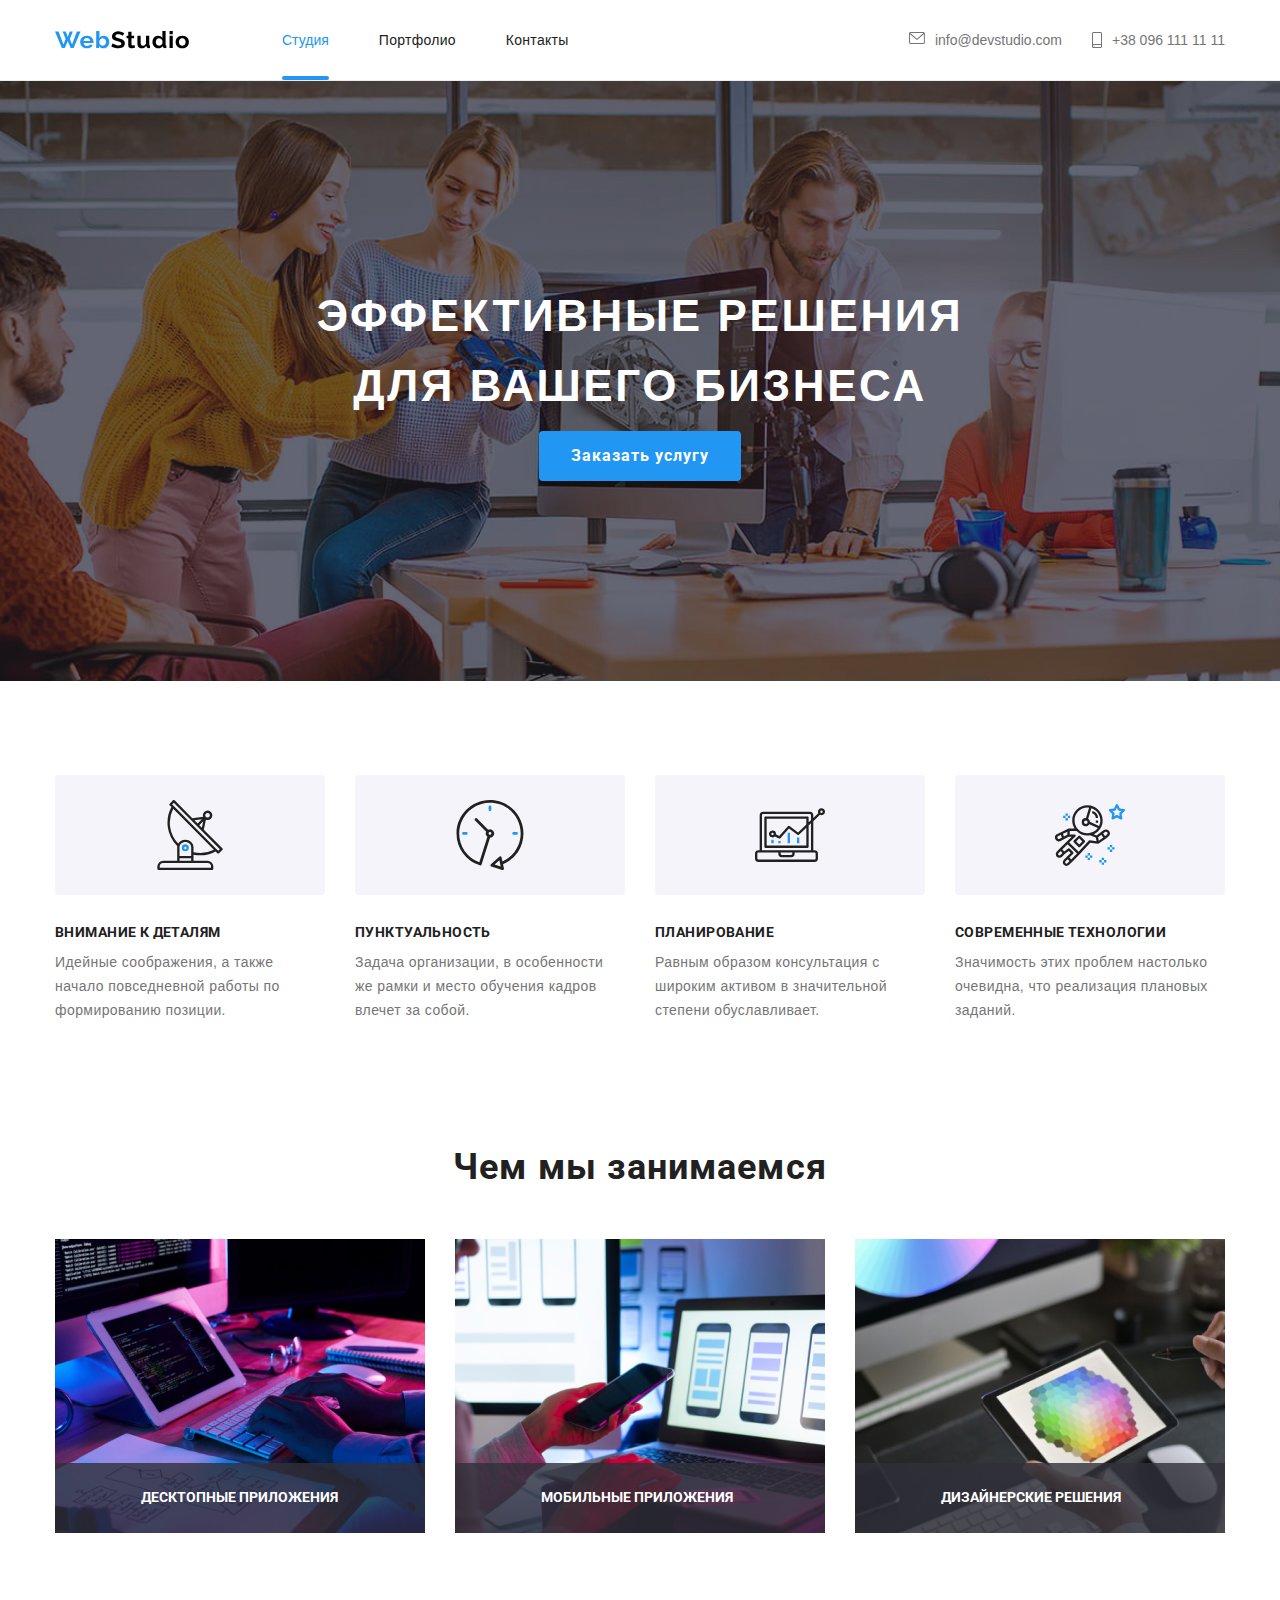
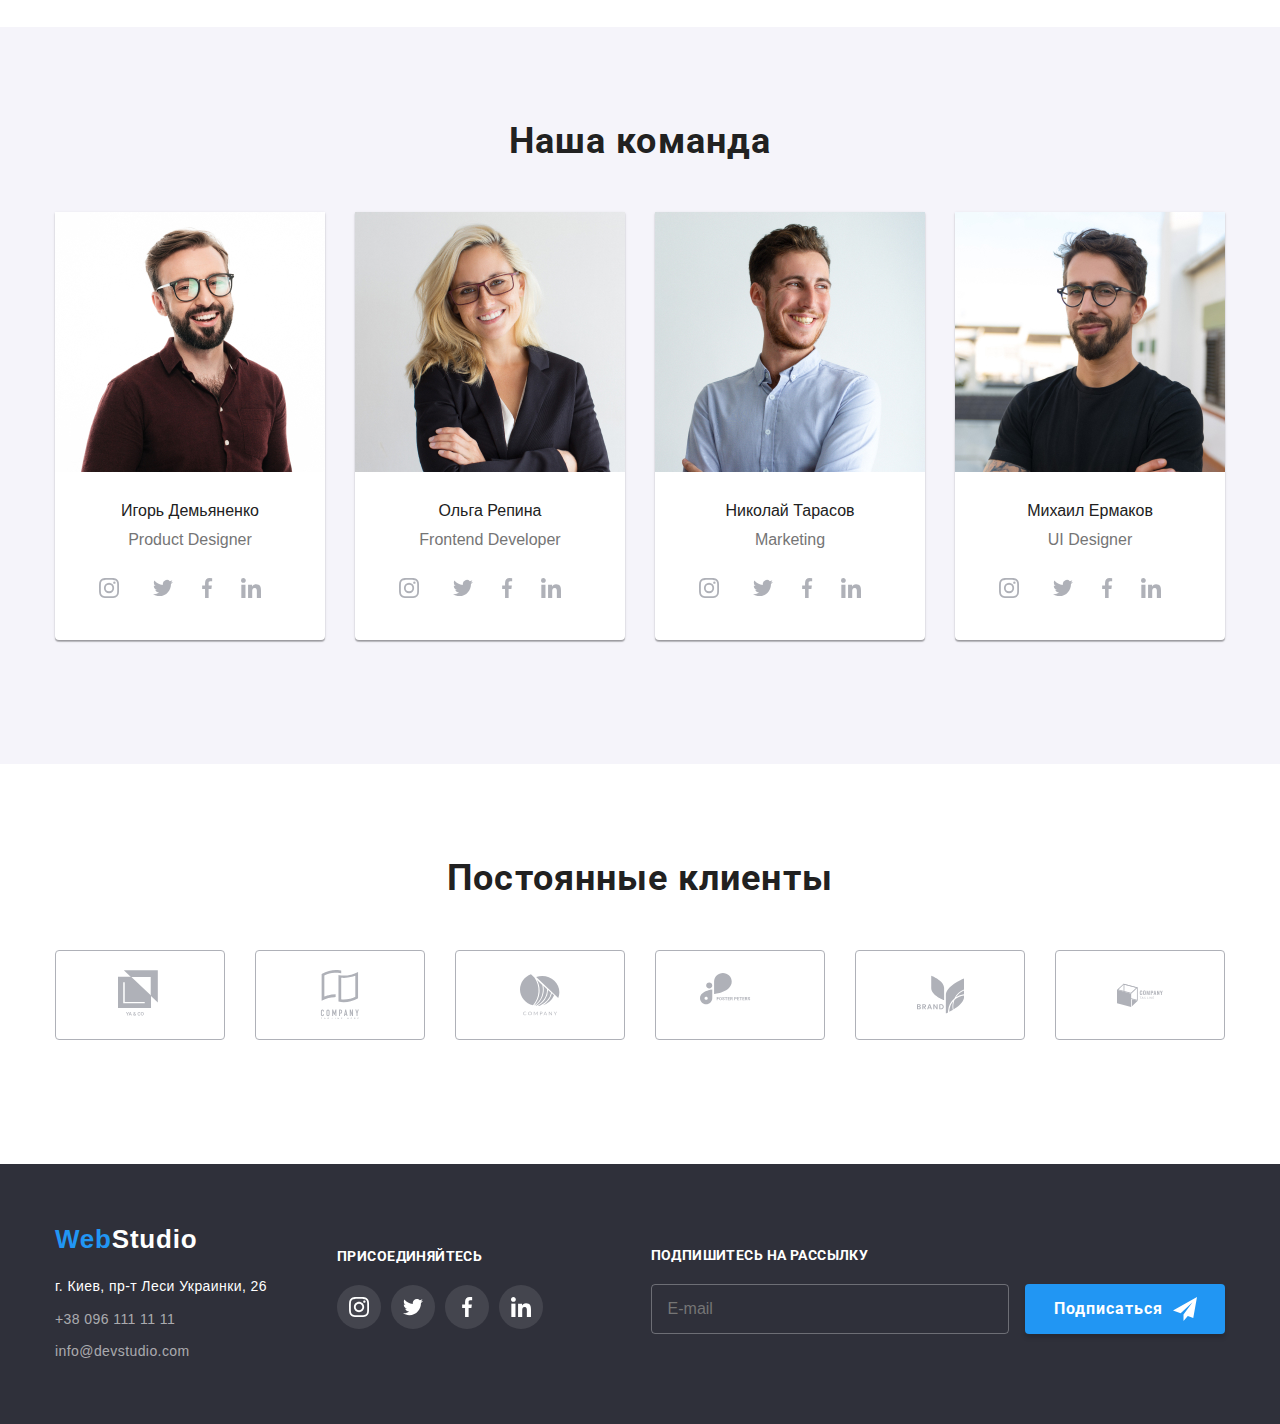
<file: index.html>
<!DOCTYPE html>
<html lang="ru">
	<head>
		<meta charset="UTF-8" />
		<meta name="viewport" content="width=device-width, initial-scale=1.0" />
		<link rel="preconnect" href="https://fonts.gstatic.com" />
		<link
			href="https://fonts.googleapis.com/css2?family=Raleway:wght@700&family=Roboto:wght@400;500;700;900&display=swap"
			rel="stylesheet"
		/>
		<link rel="stylesheet" href="./css/main.min.css" />
		<title>Студия</title>
	</head>
	<body>
		<!-- Header -->
		<header class="page-header">
			<div class="header-container container">
				<nav class="main-nav">
					<a href="./index.html"
						><img
							src="./images/WebStudio.svg"
							alt="Logo"
							width="134px"
							height="28px"
					/></a>
					<button
						class="is-open"
						type="button"
						aria-expanded="false"
						aria-controls="menu-container"
						data-menu-button
					>
						<svg
							class="nav-icons"
							width="40"
							height="40"
							aria-label="Переключатель мобильного меню"
						>
							<use
								class="icon-menu"
								href="./icons/menu_sprite.svg#close_menu"
							></use>
							<use class="icon-cross" href="./icons/menu_sprite.svg#menu"></use>
						</svg>
					</button>

					<div class="menu-container" id="menu-container" data-menu>
						<ul class="nav-list">
							<li class="item">
								<a class="current-page" href="./index.html">Студия</a>
							</li>
							<li class="item">
								<a class="nav-link" href="./portfolio.html">Портфолио</a>
							</li>
							<li class="item"><a class="nav-link" href="#">Контакты</a></li>
						</ul>

						<div class="contacts">
							<a class="contacts-email item" href="mailto:info@devstudio.com">
								<svg class="icon-envelope">
									<use href="./icons/svg-sprite.svg#envelope"></use>
								</svg>
								info@devstudio.com</a
							>
							<a class="contacts-telephone item" href="tel:+380961111111">
								<svg class="icon-smartphone">
									<use href="./icons/svg-sprite.svg#smartphone"></use>
								</svg>
								+38 096 111 11 11</a
							>
						</div>
					</div>
				</nav>
			</div>
		</header>

		<main>
			<!-- Блок-герой -->
			<section class="hero overlay">
				<h1 class="hero-main-text">Эффективные решения для вашего бизнеса</h1>
				<input
					class="hero-button"
					data-modal-open
					type="button"
					value="Заказать услугу"
				/>
			</section>

			<!-- Особенности -->
			<section class="section features">
				<div class="container">
					<h2>Особенности</h2>
					<ul class="features-list">
						<li class="item">
							<h3>Внимание к деталям</h3>
							<p>
								Идейные соображения, а также начало повседневной работы по
								формированию позиции.
							</p>
						</li>
						<li class="item">
							<h3>Пунктуальность</h3>
							<p>
								Задача организации, в особенности же рамки и место обучения
								кадров влечет за собой.
							</p>
						</li>
						<li class="item">
							<h3>Планирование</h3>
							<p>
								Равным образом консультация с широким активом в значительной
								степени обуславливает.
							</p>
						</li>
						<li class="item">
							<h3>Современные технологии</h3>
							<p>
								Значимость этих проблем настолько очевидна, что реализация
								плановых заданий.
							</p>
						</li>
					</ul>
				</div>
			</section>

			<!-- Чем мы занимаемся -->
			<section class="section work-directions">
				<div class="container">
					<h2>Чем мы занимаемся</h2>
					<div class="images">
						<div class="thumb">
							<img
								srcset="
									./images/adaptive/work1.jpg    1x,
									./images/adaptive/work1@2x.jpg 2x
								"
								src="./images/adaptive/work1.jpg"
								alt="Software engineer at work"
								sizes="(min-width: 1200px)"
								width="370"
							/>
							<p class="text">Десктопные приложения</p>
						</div>

						<div class="thumb">
							<img
								src="./images/adaptive/work2.jpg"
								srcset="
									./images/adaptive/work2.jpg    1x,
									./images/adaptive/work2@2x.jpg 2x
								"
								alt="Mobile developer at work"
								width="370"
								sizes="(min-width: 1200px)"
							/>
							<p class="text">Мобильные приложения</p>
						</div>

						<div class="thumb">
							<img
								src="./images/adaptive/work3.jpg"
								srcset="
									./images/adaptive/work3.jpg    1x,
									./images/adaptive/work3@2x.jpg 2x
								"
								alt="UI/UX designer at work"
								width="370"
								sizes="(min-width: 1200px)"
							/>
							<p class="text">Дизайнерские решения</p>
						</div>
					</div>
				</div>
			</section>

			<!-- Наша команда -->
			<section class="section our-team">
				<div class="container">
					<h2>Наша команда</h2>
					<ul class="team-members-list">
						<li class="team-members-card">
							<picture>
								<source
									srcset="
										./images/adaptive/team-member1-desk.jpg    1x,
										./images/adaptive/team-member1-desk@2x.jpg 2x
									"
									media="(min-width: 1200px)"
									type="image/jpg"
								/>

								<source
									srcset="
										./images/adaptive/team-member1-tab.jpg    1x,
										./images/adaptive/team-member1-tab@2x.jpg 2x
									"
									media="(min-width: 768px)"
									type="image/jpg"
								/>

								<source
									srcset="
										./images/adaptive/team-member1-mob.jpg    1x,
										./images/adaptive/team-member1-mob@2x.jpg 2x
									"
									media="(max-width: 767px)"
									type="image/jpg"
								/>

								<img
									src="./images/adaptive/team-member1-desk.jpg"
									alt="Игорь Демяненко"
									sizes="(min-width: 1200px) 270px, (min-width: 768px) 354px, 450px"
								/>
							</picture>

							<div class="team-members">
								<h3>Игорь Демьяненко</h3>
								<p>Product Designer</p>
								<ul class="social-accounts">
									<li class="social-item">
										<a class="links" href="">
											<svg class="icon">
												<use href="./icons/svg-sprite.svg#instagram-2"></use>
											</svg>
										</a>
									</li>
									<li>
										<a class="links" href="">
											<svg class="icon">
												<use href="./icons/svg-sprite.svg#twitter-1"></use>
											</svg>
										</a>
									</li>
									<li>
										<a class="links" href="">
											<svg class="icon">
												<use href="./icons/svg-sprite.svg#facebook-1"></use>
											</svg>
										</a>
									</li>
									<li>
										<a class="links" href="">
											<svg class="icon">
												<use href="./icons/svg-sprite.svg#linkedin-1"></use>
											</svg>
										</a>
									</li>
								</ul>
							</div>
						</li>
						<li class="team-members-card">
							<picture>
								<source
									srcset="
										./images/adaptive/team-member2-desk.jpg    1x,
										./images/adaptive/team-member2-desk@2x.jpg 2x
									"
									media="(min-width: 1200px)"
									type="image/jpg"
								/>

								<source
									srcset="
										./images/adaptive/team-member2-tab.jpg    1x,
										./images/adaptive/team-member2-tab@2x.jpg 2x
									"
									media="(min-width: 768px)"
									type="image/jpg"
								/>

								<source
									srcset="
										./images/adaptive/team-member2-mob.jpg    1x,
										./images/adaptive/team-member2-mob@2x.jpg 2x
									"
									media="(max-width: 767px)"
									type="image/jpg"
								/>

								<img
									src="./images/adaptive/team-member2-desk.jpg"
									alt="Ольга Репина"
									sizes="(min-width: 1200px) 270px, (min-width: 768px) 354px, 450px"
								/>
							</picture>

							<div class="team-members">
								<h3>Ольга Репина</h3>
								<p>Frontend Developer</p>
								<ul class="social-accounts">
									<li class="social-item">
										<a class="links" href="">
											<svg class="icon">
												<use href="./icons/svg-sprite.svg#instagram-2"></use>
											</svg>
										</a>
									</li>
									<li>
										<a class="links" href="">
											<svg class="icon">
												<use href="./icons/svg-sprite.svg#twitter-1"></use>
											</svg>
										</a>
									</li>
									<li>
										<a class="links" href="">
											<svg class="icon">
												<use href="./icons/svg-sprite.svg#facebook-1"></use>
											</svg>
										</a>
									</li>
									<li>
										<a class="links" href="">
											<svg class="icon">
												<use href="./icons/svg-sprite.svg#linkedin-1"></use>
											</svg>
										</a>
									</li>
								</ul>
							</div>
						</li>
						<li class="team-members-card">
							<picture>
								<source
									srcset="
										./images/adaptive/team-member3-desk.jpg    1x,
										./images/adaptive/team-member3-desk@2x.jpg 2x
									"
									media="(min-width: 1200px)"
									type="image/jpg"
								/>

								<source
									srcset="
										./images/adaptive/team-member3-tab.jpg    1x,
										./images/adaptive/team-member3-tab@2x.jpg 2x
									"
									media="(min-width: 768px)"
									type="image/jpg"
								/>

								<source
									srcset="
										./images/adaptive/team-member3-mob.jpg    1x,
										./images/adaptive/team-member3-mob@2x.jpg 2x
									"
									media="(max-width: 767px)"
									type="image/jpg"
								/>

								<img
									src="./images/adaptive/team-member3-desk.jpg"
									alt="Николай Тарасов"
									sizes="(min-width: 1200px) 270px, (min-width: 768px) 354px, 450px"
								/>
							</picture>

							<div class="team-members">
								<h3>Николай Тарасов</h3>
								<p>Marketing</p>
								<ul class="social-accounts">
									<li class="social-item">
										<a class="links" href="">
											<svg class="icon">
												<use href="./icons/svg-sprite.svg#instagram-2"></use>
											</svg>
										</a>
									</li>
									<li>
										<a class="links" href="">
											<svg class="icon">
												<use href="./icons/svg-sprite.svg#twitter-1"></use>
											</svg>
										</a>
									</li>
									<li>
										<a class="links" href="">
											<svg class="icon">
												<use href="./icons/svg-sprite.svg#facebook-1"></use>
											</svg>
										</a>
									</li>
									<li>
										<a class="links" href="">
											<svg class="icon">
												<use href="./icons/svg-sprite.svg#linkedin-1"></use>
											</svg>
										</a>
									</li>
								</ul>
							</div>
						</li>
						<li class="team-members-card">
							<picture>
								<source
									srcset="
										./images/adaptive/team-member4-desk.jpg    1x,
										./images/adaptive/team-member4-desk@2x.jpg 2x
									"
									media="(min-width: 1200px)"
									type="image/jpg"
								/>

								<source
									srcset="
										./images/adaptive/team-member4-tab.jpg    1x,
										./images/adaptive/team-member4-tab@2x.jpg 2x
									"
									media="(min-width: 768px)"
									type="image/jpg"
								/>

								<source
									srcset="
										./images/adaptive/team-member4-mob.jpg    1x,
										./images/adaptive/team-member4-mob@2x.jpg 2x
									"
									media="(max-width: 767px)"
									type="image/jpg"
								/>

								<img
									src="./images/adaptive/team-member4-desk.jpg"
									alt="Михаил Ермаков"
									sizes="(min-width: 1200px) 270px, (min-width: 768px) 354px, 450px"
								/>
							</picture>

							<div class="team-members">
								<h3>Михаил Ермаков</h3>
								<p>UI Designer</p>
								<ul class="social-accounts">
									<li class="social-item">
										<a class="links" href="">
											<svg class="icon">
												<use href="./icons/svg-sprite.svg#instagram-2"></use>
											</svg>
										</a>
									</li>
									<li>
										<a class="links" href="">
											<svg class="icon">
												<use href="./icons/svg-sprite.svg#twitter-1"></use>
											</svg>
										</a>
									</li>
									<li>
										<a class="links" href="">
											<svg class="icon">
												<use href="./icons/svg-sprite.svg#facebook-1"></use>
											</svg>
										</a>
									</li>
									<li>
										<a class="links" href="">
											<svg class="icon">
												<use href="./icons/svg-sprite.svg#linkedin-1"></use>
											</svg>
										</a>
									</li>
								</ul>
							</div>
						</li>
					</ul>
				</div>
			</section>

			<!-- Постоянные клиенты -->
			<section class="clients section">
				<div class="container">
					<h2 class="title">Постоянные клиенты</h2>
					<ul class="clients-links">
						<li class="item">
							<a class="link" href="">
								<svg class="clients-icon" width="44" height="49">
									<use href="./icons/svg-sprite.svg#logo-1"></use>
								</svg>
							</a>
						</li>
						<li class="item">
							<a class="link" href="">
								<svg class="clients-icon" height="49.235" width="44.27">
									<use href="./icons/svg-sprite.svg#logo-2"></use>
								</svg>
							</a>
						</li>
						<li class="item">
							<a class="link" href="">
								<svg class="clients-icon" height="52" width="40">
									<use href="./icons/svg-sprite.svg#logo-3"></use>
								</svg>
							</a>
						</li>
						<li class="item">
							<a class="link" href="">
								<svg class="clients-icon" width="80" height="43">
									<use href="./icons/svg-sprite.svg#logo-4"></use>
								</svg>
							</a>
						</li>
						<li class="item">
							<a class="link" href="">
								<svg class="clients-icon" height="59" width="47">
									<use href="./icons/svg-sprite.svg#logo-5"></use></svg
							></a>
						</li>
						<li class="item">
							<a class="link" href="">
								<svg class="clients-icon" height="89" width="46">
									<use href="./icons/svg-sprite.svg#logo-6"></use>
								</svg>
							</a>
						</li>
					</ul>
				</div>
			</section>
		</main>

		<!-- Footer -->
		<footer class="footer">
			<div class="container">
				<div class="footer-content">
					<div class="main-contacts">
						<div class="logo">
							<a class="logo-web" href="./index.html"
								>Web<span class="logo-studio">Studio</span></a
							>
						</div>
						<ul class="footer-contacts">
							<li class="address">
								<a href="#">г. Киев, пр-т Леси Украинки, 26</a>
							</li>
							<li class="footer-telephone">
								<a href="tel:+380961111111">+38 096 111 11 11</a>
							</li>
							<li class="footer-email">
								<a href="mailto:info@devstudio.com">info@devstudio.com</a>
							</li>
						</ul>
					</div>

					<div class="join-in-contacts">
						<h3>присоединяйтесь</h3>
						<ul class="social-media">
							<li class="item">
								<a href=""></a>
							</li>
							<li class="item">
								<a href=""></a>
							</li>
							<li class="item">
								<a href=""></a>
							</li>
							<li class="item">
								<a href=""></a>
							</li>
						</ul>
					</div>

					<div class="subscribe">
						<b class="sign-in">Подпишитесь на рассылку</b>
						<form>
							<label>
								<input
									class="subscribe-input"
									type="email"
									name="email"
									placeholder="E-mail"
								/>
							</label>
							<button class="subscribe-btn" type="submit">
								Подписаться
								<svg class="send-icon" width="24" height="24">
									<use
										href="./icons/icons-form-sprite.svg#icon-send-form"
									></use>
								</svg>
							</button>
						</form>
					</div>
				</div>
			</div>
		</footer>

		<!-- Модальное окно -->
		<div class="backdrop is-hidden" data-modal>
			<div class="modal">
				<button class="modal-btn-close" data-modal-close>
					<svg class="icon-close" width="18px" height="18px">
						<use href="./icons/icons-form-sprite.svg#close-icon-modal"></use>
					</svg>
				</button>

				<form class="form">
					<h2 class="form-title">Оставьте свои данные, мы вам перезвоним</h2>

					<div class="form-field">
						<label class="form-label" for="name">Имя</label>
						<input
							class="form-input"
							type="text"
							name="name"
							id="name"
							placeholder=" "
						/>
						<svg class="icons-form-modal">
							<use href="./icons/icons-form-sprite.svg#person-form"></use>
						</svg>
					</div>

					<div class="form-field">
						<label class="form-label" for="tel">Телефон</label>
						<input
							class="form-input"
							type="tel"
							name="tel"
							id="tel"
							placeholder=" "
						/>
						<svg class="icons-form-modal">
							<use href="./icons/icons-form-sprite.svg#phone-form"></use>
						</svg>
					</div>

					<div class="form-field">
						<label class="form-label" for="email">Почта</label>
						<input
							class="form-input"
							type="email"
							name="email"
							id="email"
							placeholder=" "
						/>
						<svg class="icons-form-modal">
							<use href="./icons/icons-form-sprite.svg#email-form"></use>
						</svg>
					</div>

					<div class="form-field">
						<label class="form-label" for="comment">Комментарий</label>
						<textarea
							class="form-input textarea"
							name="comment"
							id="comment"
							cols="30"
							rows="10"
							placeholder="Введите текст"
						></textarea>
					</div>

					<div class="form-field">
						<label class="checkbox-container" for="agreement">
							<input
								class="checkbox"
								type="checkbox"
								name="agreement"
								id="agreement"
							/>
							<span class="icon-checkbox"></span>
							<span class="checkbox-label"
								>Соглашаюсь с рассылкой и принимаю
								<a class="link-agreement-modal">Условия договора</a></span
							>
						</label>
					</div>

					<button class="modal-button-submit" type="submit">Отправить</button>
				</form>
			</div>
		</div>

		<script>
			const { height: pageHeaderHeight } = document
				.querySelector('.page-header')
				.getBoundingClientRect();

			document.body.style.paddingTop = `${pageHeaderHeight}px`;
		</script>

		<script src="./js/modal.js"></script>
		<script src="./js/mobile-menu.js"></script>
	</body>
</html>
</file>
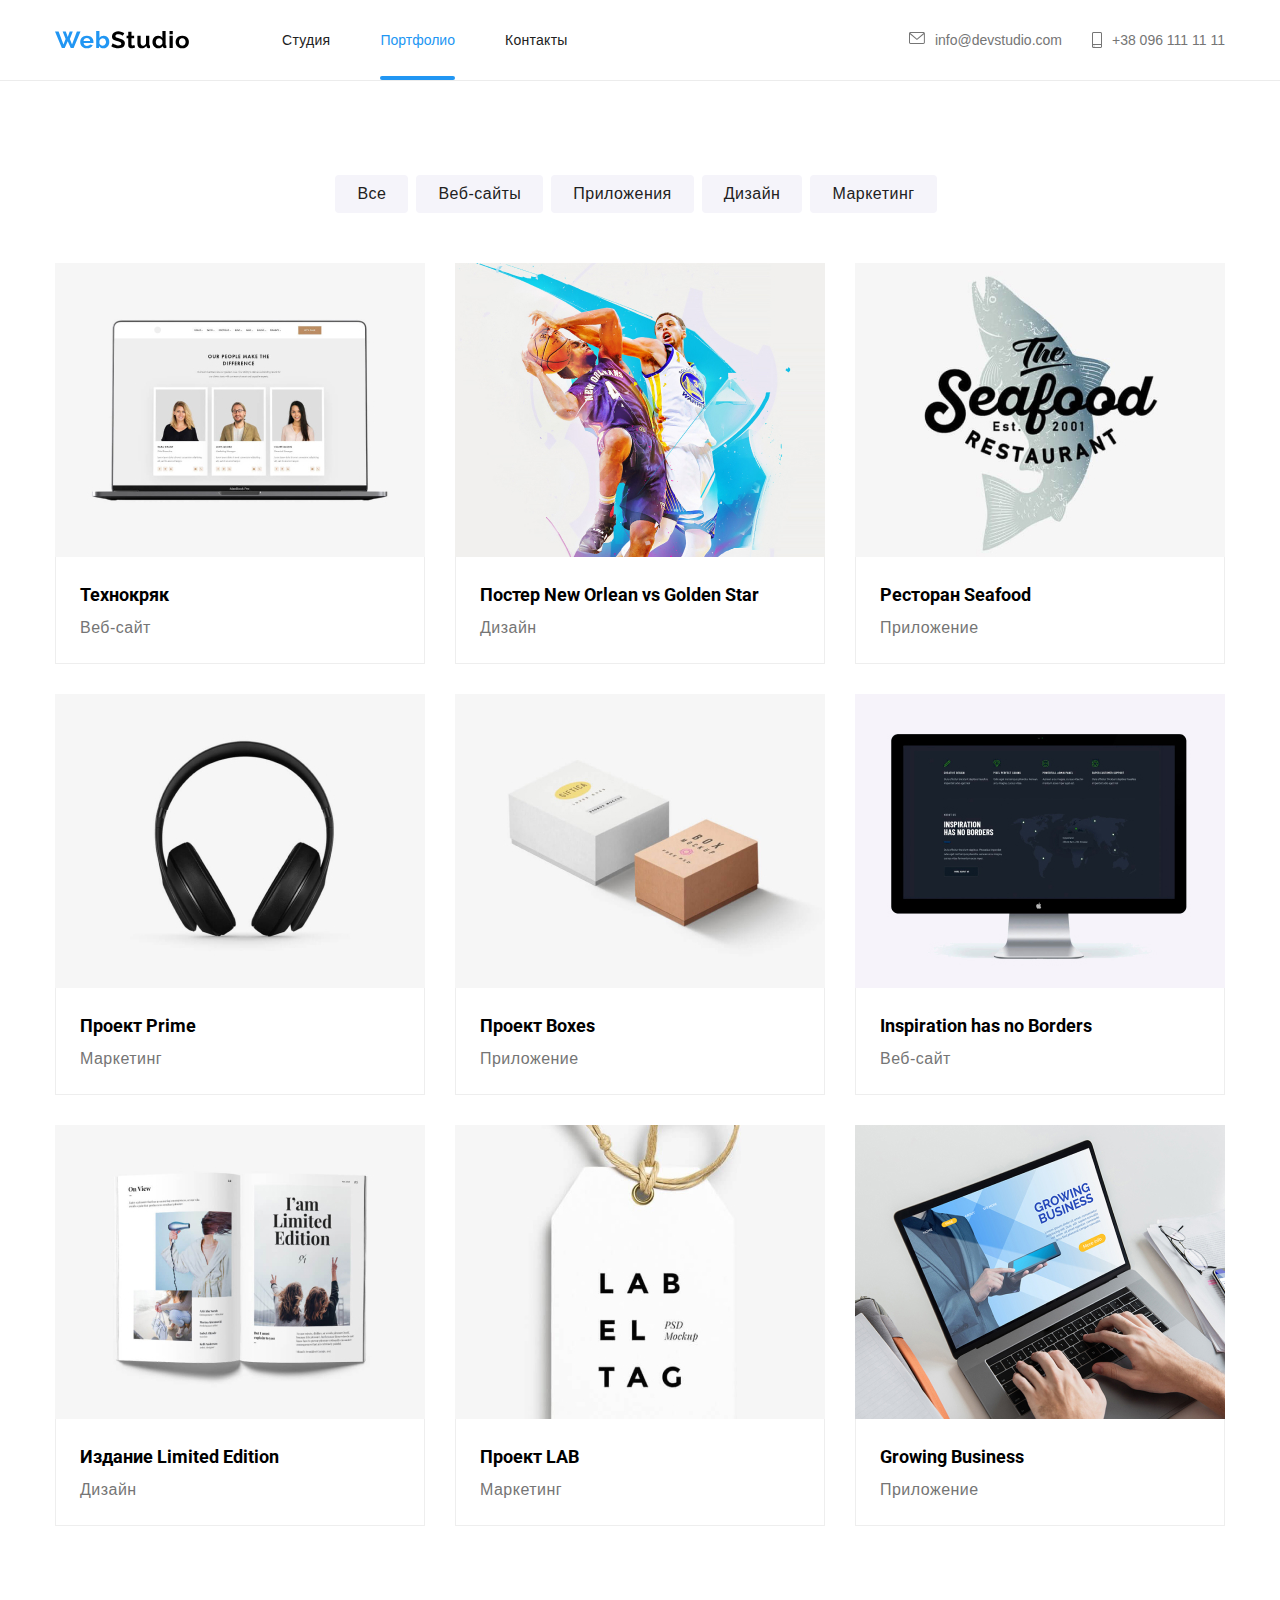
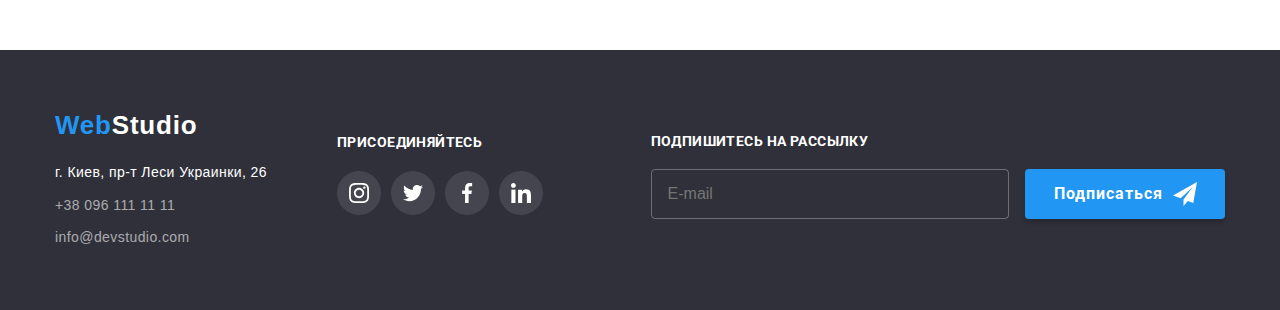
<file: portfolio.html>
<!DOCTYPE html>
<html lang="ru">
	<head>
		<meta charset="UTF-8" />
		<meta name="viewport" content="width=device-width, initial-scale=1.0" />
		<link rel="preconnect" href="https://fonts.gstatic.com" />
		<link
			href="https://fonts.googleapis.com/css2?family=Raleway:wght@700&family=Roboto:wght@400;500;700;900&display=swap"
			rel="stylesheet"
		/>
		<link
			rel="stylesheet"
			href="https://cdnjs.cloudflare.com/ajax/libs/modern-normalize/1.0.0/modern-normalize.min.css"
			integrity="sha512-ISS7cAi1PEhQ8jnbJpJZMd29NlhNj4AWYyLOSp2CE/CsHxTCu+r+t0D2yoJudVrd0/8fTVPUVDzY5Tvli75u/g=="
			crossorigin="anonymous"
		/>
		<link rel="stylesheet" href="./css/portfolio.min.css" />
		<title>Портфолио</title>
	</head>
	<body>
		<!-- Header -->
		<header class="page-header">
			<div class="header-container container">
				<nav class="main-nav">
					<a href="./index.html"
						><img
							src="./images/WebStudio.svg"
							alt="Logo"
							width="134px"
							height="28px"
					/></a>
					<button
						class="is-open"
						type="button"
						aria-expanded="false"
						aria-controls="menu-container"
						data-menu-button
					>
						<svg
							class="nav-icons"
							width="40"
							height="40"
							aria-label="Переключатель мобильного меню"
						>
							<use
								class="icon-menu"
								href="./icons/menu_sprite.svg#close_menu"
							></use>
							<use class="icon-cross" href="./icons/menu_sprite.svg#menu"></use>
						</svg>
					</button>

					<div class="menu-container" id="menu-container" data-menu>
						<ul class="nav-list">
							<li class="item">
								<a class="nav-link" href="./index.html">Студия</a>
							</li>
							<li class="item">
								<a class="current-page" href="./portfolio.html">Портфолио</a>
							</li>
							<li class="item"><a class="nav-link" href="#">Контакты</a></li>
						</ul>

						<div class="contacts">
							<a class="contacts-email item" href="mailto:info@devstudio.com">
								<svg class="icon-envelope">
									<use href="./icons/svg-sprite.svg#envelope"></use>
								</svg>
								info@devstudio.com</a
							>
							<a class="contacts-telephone item" href="tel:+380961111111">
								<svg class="icon-smartphone">
									<use href="./icons/svg-sprite.svg#smartphone"></use>
								</svg>
								+38 096 111 11 11</a
							>
						</div>
					</div>
				</nav>
			</div>
		</header>
		<main>
			<!-- Кнопки галереи -->
			<section class="portfolio-cards">
				<div class="container">
					<h1 class="portfolio-works">Ссылки на работы</h1>
					<ul class="buttons-list">
						<li><button class="item" type="button">Все</button></li>
						<li><button class="item" type="button">Веб-сайты</button></li>
						<li><button class="item" type="button">Приложения</button></li>
						<li><button class="item" type="button">Дизайн</button></li>
						<li><button class="item" type="button">Маркетинг</button></li>
					</ul>

					<!-- Карточки -->
					<ul class="demo-cards">
						<li class="item">
							<a href="#">
								<div class="card-content">
									<picture>
										<source
											srcset="
												./images/adaptive/portfolio1-desk.jpg    1x,
												./images/adaptive/portfolio1-desk@2x.jpg 2x
											"
											media="(min-width: 1200px)"
											type="image/jpg"
										/>

										<source
											srcset="
												./images/adaptive/portfolio1-tab.jpg    1x,
												./images/adaptive/portfolio1-tab@2x.jpg 2x
											"
											media="(min-width: 768px)"
											type="image/jpg"
										/>

										<source
											srcset="
												./images/adaptive/portfolio1-mob.jpg    1x,
												./images/adaptive/portfolio1-mob@2x.jpg 2x
											"
											media="(max-width: 767px)"
											type="image/jpg"
										/>

										<img
											src="./images/adaptive/portfolio1-desk.jpg"
											alt="web-site-photo"
											sizes="(min-width: 1200px) 270px, (min-width: 768px) 354px, 450px"
										/>
									</picture>
									<p class="overlay-text">
										Технокряк это современная площадка распространения
										коронавируса. Компании используют эту платформу для
										цифрового шпионажа и атак на защищённые сервера конкурентов.
									</p>
								</div>
								<div class="text">
									<h2 class="title">Технокряк</h2>
									<p>Веб-сайт</p>
								</div>
							</a>
						</li>
						<li class="item">
							<a href="">
								<div class="card-content">
									<picture>
										<source
											srcset="
												./images/adaptive/portfolio2-desk.jpg    1x,
												./images/adaptive/portfolio2-desk@2x.jpg 2x
											"
											media="(min-width: 1200px)"
											type="image/jpg"
										/>

										<source
											srcset="
												./images/adaptive/portfolio2-tab.jpg    1x,
												./images/adaptive/portfolio2-tab@2x.jpg 2x
											"
											media="(min-width: 768px)"
											type="image/jpg"
										/>

										<source
											srcset="
												./images/adaptive/portfolio2-mob.jpg    1x,
												./images/adaptive/portfolio2-mob@2x.jpg 2x
											"
											media="(max-width: 767px)"
											type="image/jpg"
										/>

										<img
											src="./images/adaptive/portfolio2-desk.jpg"
											alt="design-picture"
											sizes="(min-width: 1200px) 270px, (min-width: 768px) 354px, 450px"
										/>
									</picture>
									<p class="overlay-text">
										Технокряк это современная площадка распространения
										коронавируса. Компании используют эту платформу для
										цифрового шпионажа и атак на защищённые сервера конкурентов.
									</p>
								</div>
								<div class="text">
									<h2 class="title">Постер New Orlean vs Golden Star</h2>
									<p>Дизайн</p>
								</div>
							</a>
						</li>
						<li class="item">
							<a href="">
								<div class="card-content">
									<picture>
										<source
											srcset="
												./images/adaptive/portfolio3-desk.jpg    1x,
												./images/adaptive/portfolio3-desk@2x.jpg 2x
											"
											media="(min-width: 1200px)"
											type="image/jpg"
										/>

										<source
											srcset="
												./images/adaptive/portfolio3-tab.jpg    1x,
												./images/adaptive/portfolio3-tab@2x.jpg 2x
											"
											media="(min-width: 768px)"
											type="image/jpg"
										/>

										<source
											srcset="
												./images/adaptive/portfolio3-mob.jpg    1x,
												./images/adaptive/portfolio3-mob@2x.jpg 2x
											"
											media="(max-width: 767px)"
											type="image/jpg"
										/>

										<img
											src="./images/adaptive/portfolio3-desk.jpg"
											alt="application for restaurant"
											sizes="(min-width: 1200px) 270px, (min-width: 768px) 354px, 450px"
										/>
									</picture>
									<p class="overlay-text">
										Технокряк это современная площадка распространения
										коронавируса. Компании используют эту платформу для
										цифрового шпионажа и атак на защищённые сервера конкурентов.
									</p>
								</div>
								<div class="text">
									<h2 class="title">Ресторан Seafood</h2>
									<p>Приложение</p>
								</div>
							</a>
						</li>
						<li class="item">
							<a href="">
								<div class="card-content">
									<picture>
										<source
											srcset="
												./images/adaptive/portfolio4-desk.jpg    1x,
												./images/adaptive/portfolio4-desk@2x.jpg 2x
											"
											media="(min-width: 1200px)"
											type="image/jpg"
										/>

										<source
											srcset="
												./images/adaptive/portfolio4-tab.jpg    1x,
												./images/adaptive/portfolio4-tab@2x.jpg 2x
											"
											media="(min-width: 768px)"
											type="image/jpg"
										/>

										<source
											srcset="
												./images/adaptive/portfolio4-mob.jpg    1x,
												./images/adaptive/portfolio4-mob@2x.jpg 2x
											"
											media="(max-width: 767px)"
											type="image/jpg"
										/>

										<img
											src="./images/adaptive/portfolio4-desk.jpg"
											alt="earphones"
											sizes="(min-width: 1200px) 270px, (min-width: 768px) 354px, 450px"
										/>
									</picture>
									<p class="overlay-text">
										Технокряк это современная площадка распространения
										коронавируса. Компании используют эту платформу для
										цифрового шпионажа и атак на защищённые сервера конкурентов.
									</p>
								</div>
								<div class="text">
									<h2 class="title">Проект Prime</h2>
									<p>Маркетинг</p>
								</div>
							</a>
						</li>
						<li class="item">
							<a href="">
								<div class="card-content">
									<picture>
										<source
											srcset="
												./images/adaptive/portfolio5-desk.jpg    1x,
												./images/adaptive/portfolio5-desk@2x.jpg 2x
											"
											media="(min-width: 1200px)"
											type="image/jpg"
										/>

										<source
											srcset="
												./images/adaptive/portfolio5-tab.jpg    1x,
												./images/adaptive/portfolio5-tab@2x.jpg 2x
											"
											media="(min-width: 768px)"
											type="image/jpg"
										/>

										<source
											srcset="
												./images/adaptive/portfolio5-mob.jpg    1x,
												./images/adaptive/portfolio5-mob@2x.jpg 2x
											"
											media="(max-width: 767px)"
											type="image/jpg"
										/>

										<img
											src="./images/adaptive/portfolio5-desk.jpg"
											alt="boxes"
											sizes="(min-width: 1200px) 270px, (min-width: 768px) 354px, 450px"
										/>
									</picture>
									<p class="overlay-text">
										Технокряк это современная площадка распространения
										коронавируса. Компании используют эту платформу для
										цифрового шпионажа и атак на защищённые сервера конкурентов.
									</p>
								</div>
								<div class="text">
									<h2 class="title">Проект Boxes</h2>
									<p>Приложение</p>
								</div>
							</a>
						</li>
						<li class="item">
							<a href="">
								<div class="card-content">
									<picture>
										<source
											srcset="
												./images/adaptive/portfolio6-desk.jpg    1x,
												./images/adaptive/portfolio6-desk@2x.jpg 2x
											"
											media="(min-width: 1200px)"
											type="image/jpg"
										/>

										<source
											srcset="
												./images/adaptive/portfolio6-tab.jpg    1x,
												./images/adaptive/portfolio6-tab@2x.jpg 2x
											"
											media="(min-width: 768px)"
											type="image/jpg"
										/>

										<source
											srcset="
												./images/adaptive/portfolio6-mob.jpg    1x,
												./images/adaptive/portfolio6-mob@2x.jpg 2x
											"
											media="(max-width: 767px)"
											type="image/jpg"
										/>

										<img
											src="./images/adaptive/portfolio6-desk.jpg"
											alt="monitor"
											sizes="(min-width: 1200px) 270px, (min-width: 768px) 354px, 450px"
										/>
									</picture>
									<p class="overlay-text">
										Технокряк это современная площадка распространения
										коронавируса. Компании используют эту платформу для
										цифрового шпионажа и атак на защищённые сервера конкурентов.
									</p>
								</div>
								<div class="text">
									<h2 class="title">Inspiration has no Borders</h2>
									<p>Веб-сайт</p>
								</div>
							</a>
						</li>
						<li class="item">
							<a href="">
								<div class="card-content">
									<picture>
										<source
											srcset="
												./images/adaptive/portfolio7-desk.jpg    1x,
												./images/adaptive/portfolio7-desk@2x.jpg 2x
											"
											media="(min-width: 1200px)"
											type="image/jpg"
										/>

										<source
											srcset="
												./images/adaptive/portfolio7-tab.jpg    1x,
												./images/adaptive/portfolio7-tab@2x.jpg 2x
											"
											media="(min-width: 768px)"
											type="image/jpg"
										/>

										<source
											srcset="
												./images/adaptive/portfolio7-mob.jpg    1x,
												./images/adaptive/portfolio7-mob@2x.jpg 2x
											"
											media="(max-width: 767px)"
											type="image/jpg"
										/>

										<img
											src="./images/adaptive/portfolio7-desk.jpg"
											alt="book"
											sizes="(min-width: 1200px) 270px, (min-width: 768px) 354px, 450px"
										/>
									</picture>
									<p class="overlay-text">
										Технокряк это современная площадка распространения
										коронавируса. Компании используют эту платформу для
										цифрового шпионажа и атак на защищённые сервера конкурентов.
									</p>
								</div>
								<div class="text">
									<h2 class="title">Издание Limited Edition</h2>
									<p>Дизайн</p>
								</div>
							</a>
						</li>
						<li class="item">
							<a href="">
								<div class="card-content">
									<picture>
										<source
											srcset="
												./images/adaptive/portfolio8-desk.jpg    1x,
												./images/adaptive/portfolio8-desk@2x.jpg 2x
											"
											media="(min-width: 1200px)"
											type="image/jpg"
										/>

										<source
											srcset="
												./images/adaptive/portfolio8-tab.jpg    1x,
												./images/adaptive/portfolio8-tab@2x.jpg 2x
											"
											media="(min-width: 768px)"
											type="image/jpg"
										/>

										<source
											srcset="
												./images/adaptive/portfolio8-mob.jpg    1x,
												./images/adaptive/portfolio8-mob@2x.jpg 2x
											"
											media="(max-width: 767px)"
											type="image/jpg"
										/>

										<img
											src="./images/adaptive/portfolio8-desk.jpg"
											alt="label tag"
											sizes="(min-width: 1200px) 270px, (min-width: 768px) 354px, 450px"
										/>
									</picture>
									<p class="overlay-text">
										Технокряк это современная площадка распространения
										коронавируса. Компании используют эту платформу для
										цифрового шпионажа и атак на защищённые сервера конкурентов.
									</p>
								</div>
								<div class="text">
									<h2 class="title">Проект LAB</h2>
									<p>Маркетинг</p>
								</div>
							</a>
						</li>
						<li class="item">
							<a href="">
								<div class="card-content">
									<picture>
										<source
											srcset="
												./images/adaptive/portfolio9-desk.jpg    1x,
												./images/adaptive/portfolio9-desk@2x.jpg 2x
											"
											media="(min-width: 1200px)"
											type="image/jpg"
										/>

										<source
											srcset="
												./images/adaptive/portfolio9-tab.jpg    1x,
												./images/adaptive/portfolio9-tab@2x.jpg 2x
											"
											media="(min-width: 768px)"
											type="image/jpg"
										/>

										<source
											srcset="
												./images/adaptive/portfolio9-mob.jpg    1x,
												./images/adaptive/portfolio9-mob@2x.jpg 2x
											"
											media="(max-width: 767px)"
											type="image/jpg"
										/>

										<img
											src="./images/adaptive/portfolio9-desk.jpg"
											alt="notebook with app"
											sizes="(min-width: 1200px) 270px, (min-width: 768px) 354px, 450px"
										/>
									</picture>
									<p class="overlay-text">
										Технокряк это современная площадка распространения
										коронавируса. Компании используют эту платформу для
										цифрового шпионажа и атак на защищённые сервера конкурентов.
									</p>
								</div>
								<div class="text">
									<h2 class="title">Growing Business</h2>
									<p>Приложение</p>
								</div>
							</a>
						</li>
					</ul>
				</div>
			</section>
		</main>

		<!-- Footer -->
		<footer class="footer">
			<div class="container">
				<div class="footer-content">
					<div>
						<div class="logo">
							<a class="logo-web" href="./index.html"
								>Web<span class="logo-studio">Studio</span></a
							>
						</div>
						<ul class="footer-contacts">
							<li class="address">
								<a href="#">г. Киев, пр-т Леси Украинки, 26</a>
							</li>
							<li class="footer-telephone">
								<a href="tel:+380961111111">+38 096 111 11 11</a>
							</li>
							<li class="footer-email">
								<a href="mailto:info@devstudio.com">info@devstudio.com</a>
							</li>
						</ul>
					</div>

					<div class="join-in-contacts">
						<div class="join-in-title">
							<h3>присоединяйтесь</h3>
							<ul class="social-media">
								<li class="item">
									<a href=""></a>
								</li>
								<li class="item">
									<a href=""></a>
								</li>
								<li class="item">
									<a href=""></a>
								</li>
								<li class="item">
									<a href=""></a>
								</li>
							</ul>
						</div>
					</div>

					<div class="subscribe">
						<b class="sign-in">Подпишитесь на рассылку</b>
						<form class="form-subscribe">
							<label class="subscribe-field">
								<input
									class="subscribe-input"
									type="email"
									name="email"
									placeholder="E-mail"
								/>
							</label>
							<button class="subscribe-btn" type="submit">
								Подписаться
								<svg class="send-icon" width="24" height="24">
									<use
										href="./icons/icons-form-sprite.svg#icon-send-form"
									></use>
								</svg>
							</button>
						</form>
					</div>
				</div>
			</div>
		</footer>

		<script>
			const { height: pageHeaderHeight } = document
				.querySelector('.page-header')
				.getBoundingClientRect();

			document.body.style.paddingTop = `${pageHeaderHeight}px`;
		</script>
		<script src="./js/mobile-menu.js"></script>
	</body>
</html>
</file>
<file: css/main.min.css>
@font-face{font-family:'Raleway';font-style:bold;font-weight:700;src:url(https://fonts.googleapis.com/css2?family=Raleway:wght@700&family=Roboto:wght@400;500;700;900&display=swap)}@font-face{font-family:'Roboto';font-style:normal;font-weight:400;src:url(https://fonts.googleapis.com/css2?family=Raleway:wght@700&family=Roboto:wght@400;500;700;900&display=swap)}@font-face{font-family:'Roboto';font-style:normal;font-weight:500;src:url(https://fonts.googleapis.com/css2?family=Raleway:wght@700&family=Roboto:wght@400;500;700;900&display=swap)}@font-face{font-family:'Roboto' sans-serif;font-style:bold;font-weight:700;src:url(https://fonts.googleapis.com/css2?family=Raleway:wght@700&family=Roboto:wght@400;500;700;900&display=swap)}@font-face{font-family:'Roboto';font-style:bold;font-weight:900;src:url(https://fonts.googleapis.com/css2?family=Raleway:wght@700&family=Roboto:wght@400;500;700;900&display=swap)}/*! modern-normalize v1.0.0 | MIT License | https://github.com/sindresorhus/modern-normalize */*,*::before,*::after{-webkit-box-sizing:border-box;box-sizing:border-box;padding:0;margin:0}ul{list-style:none}a{text-decoration:none}:root{-moz-tab-size:4;-o-tab-size:4;tab-size:4}html{line-height:1.15;-webkit-text-size-adjust:100%}body{margin:0;padding:0}body{font-family:system-ui, -apple-system, "Segoe UI", Roboto, Helvetica, Arial, sans-serif, "Apple Color Emoji", "Segoe UI Emoji"}hr{height:0;color:inherit}abbr[title]{-webkit-text-decoration:underline dotted;text-decoration:underline dotted}b,strong{font-weight:bolder}code,kbd,samp,pre{font-family:ui-monospace, SFMono-Regular, Consolas, "Liberation Mono", Menlo, monospace;font-size:1em}small{font-size:80%}sub,sup{font-size:75%;line-height:0;position:relative;vertical-align:baseline}sub{bottom:-0.25em}sup{top:-0.5em}table{text-indent:0;border-color:inherit}button,input,optgroup,select,textarea{font-family:inherit;font-size:100%;line-height:1.15;margin:0}address{font-style:normal}button,select{text-transform:none}button,[type="button"],[type="reset"],[type="submit"]{-webkit-appearance:button}::-moz-focus-inner{border-style:none;padding:0}:-moz-focusring{outline:1px dotted ButtonText}:-moz-ui-invalid{box-shadow:none}legend{padding:0}progress{vertical-align:baseline}::-webkit-inner-spin-button,::-webkit-outer-spin-button{height:auto}[type="search"]{-webkit-appearance:textfield;outline-offset:-2px}::-webkit-search-decoration{-webkit-appearance:none}::-webkit-file-upload-button{-webkit-appearance:button;font:inherit}summary{display:list-item}.checkbox,.features h2{position:absolute;width:1px;height:1px;margin:-1px;border:0;padding:0;clip:rect(0 0 0 0);overflow:hidden}.modal-btn-close,.checkbox-container{display:-webkit-box;display:-ms-flexbox;display:flex;-webkit-box-align:center;-ms-flex-align:center;align-items:center}html{-webkit-box-sizing:border-box;box-sizing:border-box}body{font-family:'Roboto', sans-serif}body.modal-open{overflow:hidden}ul{list-style:none}a{text-decoration:none;color:inherit}textarea{resize:none}.section{padding-bottom:60px}@media screen and (min-width: 1200px){.section{padding-bottom:94px}}img{display:block;max-width:100%;height:auto}.container{width:100%;padding-left:15px;padding-right:15px;margin-left:auto;margin-right:auto}@media screen and (min-width: 480px){.container{width:480px}}@media screen and (min-width: 768px){.container{width:768px}}@media screen and (min-width: 1200px){.container{width:1200px}}.page-header{position:fixed;z-index:2;top:0;left:0;width:100%;border-bottom:1px solid #ececec;background-color:#fff}.nav-icons{display:block;position:absolute;top:22px;right:23px;-webkit-box-align:baseline;-ms-flex-align:baseline;align-items:baseline;color:currentColor;cursor:pointer}.nav-icons:hover,.nav-icons:focus{fill:#2196f3}.header-container button{display:contents;margin:0px;padding:0px}@media screen and (min-width: 768px){.header-container button{display:none}}.header-container button .icon-cross{display:none}.header-container button.is-open .icon-cross{display:block}.header-container button.is-open .icon-menu{display:none}.logo{width:134px;height:28px;display:block}@media screen and (min-width: 1200px){.logo{width:145px;height:31px}}.menu-container{padding:60px;background-color:#fff;text-align:center;border-top:1px solid #ececec;font-size:18px;margin-left:auto;margin-right:auto}@media screen and (max-width: 767px){.menu-container{display:none;position:absolute;top:100%;left:0;width:100%}.menu-container.is-open{display:block}}@media screen and (min-width: 768px){.menu-container{display:-webkit-box;display:-ms-flexbox;display:flex;-webkit-box-orient:horizontal;-webkit-box-direction:normal;-ms-flex-direction:row;flex-direction:row;-webkit-box-flex:1;-ms-flex-positive:1;flex-grow:1;border-top:none;font-size:14px;padding:0px}}.main-nav{display:-webkit-box;display:-ms-flexbox;display:flex;-webkit-box-pack:justify;-ms-flex-pack:justify;justify-content:space-between;-webkit-box-align:center;-ms-flex-align:center;align-items:center;min-height:80px}@media screen and (min-width: 768px){.main-nav{display:-webkit-box;display:-ms-flexbox;display:flex;-webkit-box-pack:justify;-ms-flex-pack:justify;justify-content:space-between}}@media screen and (min-width: 1200px){.main-nav{display:-webkit-box;display:-ms-flexbox;display:flex}}@media screen and (min-width: 768px){.nav-list{display:-webkit-box;display:-ms-flexbox;display:flex}.nav-list image{max-width:134px;height:28px}.nav-list .item{display:inline-block;-webkit-box-align:baseline;-ms-flex-align:baseline;align-items:baseline;padding-top:32px;padding-bottom:32px}}@media screen and (min-width: 768px) and (min-width: 768px){.nav-list .item{margin-right:50px}.nav-list .item:first-child{margin-left:88px}.nav-list .item:last-child{margin-right:0px}}@media screen and (min-width: 768px) and (min-width: 1200px){.nav-list .item:first-child{margin-left:93px}}.nav-list .item:not(:last-child){margin-bottom:40px}@media screen and (min-width: 768px){.nav-list .item:not(:last-child){margin-bottom:0px}}.nav-list .nav-link{display:block;color:#212121;font-weight:500;letter-spacing:0.02em;cursor:pointer}.nav-list .nav-link:hover,.nav-list .nav-link:focus,.nav-list .nav-link:active{color:#2196f3;-webkit-transition:color 250ms cubic-bezier(0.4, 0, 0.2, 1);transition:color 250ms cubic-bezier(0.4, 0, 0.2, 1)}.current-page{position:relative;display:inline-block;color:#2196f3;font-weight:400;font-size:18px;-webkit-transition:color 250ms cubic-bezier(0.4, 0, 0.2, 1);transition:color 250ms cubic-bezier(0.4, 0, 0.2, 1)}@media screen and (min-width: 768px){.current-page{font-size:14px}}.current-page::after{position:absolute;display:block;content:'';width:100%;height:4px;background:#2196f3;border-radius:2px;margin-top:8px}@media screen and (min-width: 768px){.current-page::after{font-size:14px;margin-top:35px}}@media screen and (min-width: 1200px){.current-page::after{margin-top:28px}}.contacts{display:-webkit-box;display:-ms-flexbox;display:flex;-webkit-box-orient:vertical;-webkit-box-direction:normal;-ms-flex-direction:column;flex-direction:column;margin-top:60px;color:#757575;font-weight:500;font-size:18px;cursor:pointer}@media screen and (min-width: 768px){.contacts{display:inline-block;padding-top:21px;padding-bottom:21px;font-size:14px;margin-top:0px;margin-left:84px}}@media screen and (min-width: 1200px){.contacts{display:-webkit-box;display:-ms-flexbox;display:flex;-webkit-box-pack:justify;-ms-flex-pack:justify;justify-content:space-between;margin-left:auto;-webkit-box-align:center;-ms-flex-align:center;align-items:center;-webkit-box-orient:horizontal;-webkit-box-direction:normal;-ms-flex-direction:row;flex-direction:row;padding:0px}}.contacts .item{display:block;margin-bottom:16px;font-weight:500;color:#757575}.contacts .item:last-child{margin:0px}@media screen and (min-width: 768px){.contacts .item{margin-bottom:0px;text-align:start;display:inline-block}.contacts .item:last-child{margin-top:10px}}@media screen and (min-width: 1200px){.contacts .item{display:-webkit-box;display:-ms-flexbox;display:flex;-webkit-box-orient:horizontal;-webkit-box-direction:normal;-ms-flex-direction:row;flex-direction:row}.contacts .item:last-child{margin-top:0px;margin-left:30px}}.contacts .item:hover,.contacts .item:focus{color:#2196f3}.icon-smartphone{margin-right:8px;fill:currentColor;width:10px;height:16px}@media screen and (min-width: 1200px){.icon-smartphone{margin-right:10px;fill:currentColor}}.icon-envelope{margin-right:8px;fill:currentColor;width:16px;height:12px}@media screen and (min-width: 1200px){.icon-envelope{margin-right:10px;fill:currentColor}}.hero{max-width:1600px;max-height:600px;padding-top:118px;padding-bottom:118px;margin-left:auto;margin-right:auto}@media screen and (min-width: 1200px){.hero{padding-top:200px;padding-bottom:200px}}.overlay{background-color:#C4C4C4;background-size:cover;background-repeat:no-repeat;background-position:center;width:100%;background-image:-webkit-gradient(linear, left top, right top, from(rgba(47,48,58,0.4)), to(rgba(47,48,58,0.4))),url(../images/adaptive/hero-mob.jpg);background-image:linear-gradient(to right, rgba(47,48,58,0.4), rgba(47,48,58,0.4)),url(../images/adaptive/hero-mob.jpg)}@media screen and (min-device-pixel-ratio: 2), screen and (-webkit-min-device-pixel-ratio: 2), screen and (min-resolution: 192dpi), screen and (min-resolution: 2dppx){.overlay{background-image:url(../images/adaptive/hero-mob@2x.jpg)}}@media screen and (min-width: 489px){.overlay{background-image:-webkit-gradient(linear, left top, right top, from(rgba(47,48,58,0.4)), to(rgba(47,48,58,0.4))),url(../images/adaptive/hero-tab.jpg);background-image:linear-gradient(to right, rgba(47,48,58,0.4), rgba(47,48,58,0.4)),url(../images/adaptive/hero-tab.jpg)}}@media screen and (min-width: 489px) and (min-device-pixel-ratio: 2), screen and (min-width: 489px) and (-webkit-min-device-pixel-ratio: 2), screen and (min-width: 489px) and (min-resolution: 192dpi), screen and (min-width: 489px) and (min-resolution: 2dppx){.overlay{background-image:url(../images/adaptive/hero-tab@2x.jpg)}}@media screen and (min-width: 769px){.overlay{background-image:-webkit-gradient(linear, left top, right top, from(rgba(47,48,58,0.4)), to(rgba(47,48,58,0.4))),url(../images/adaptive/hero-desktop.jpg);background-image:linear-gradient(to right, rgba(47,48,58,0.4), rgba(47,48,58,0.4)),url(../images/adaptive/hero-desktop.jpg)}}@media screen and (min-width: 769px) and (min-device-pixel-ratio: 2), screen and (min-width: 769px) and (-webkit-min-device-pixel-ratio: 2), screen and (min-width: 769px) and (min-resolution: 192dpi), screen and (min-width: 769px) and (min-resolution: 2dppx){.overlay{background-image:url(../images/adaptive/hero-desktop@2x.jpg)}}.hero-main-text{margin-bottom:30px;margin-left:auto;margin-right:auto;text-align:center;max-width:653px;max-height:120px;color:#fff;text-transform:uppercase;font-family:"Roboto",sans-serif;font-weight:900;font-size:26px;line-height:1.6;letter-spacing:0.06em}@media screen and (min-width: 480px){.hero-main-text{width:360px;height:84px}}@media screen and (min-width: 1200px){.hero-main-text{font-size:44px;width:696px;height:120px}}.hero-button{height:50px;font-weight:700;font-size:16px;line-height:1.88;letter-spacing:0.06em;border:none;border-radius:4px;min-width:200px;background:#2196f3;-webkit-box-shadow:0px 4px 4px rgba(0,0,0,0.15);box-shadow:0px 4px 4px rgba(0,0,0,0.15);color:#fff;cursor:pointer;display:block;-webkit-box-align:center;-ms-flex-align:center;align-items:center;margin-left:auto;margin-right:auto;padding:10px 32px}.backdrop{padding:93px 15px 94px 15px;position:fixed;z-index:3;top:0;left:0;background-color:rgba(0,0,0,0.2);width:100%;height:100%;opacity:1;overflow-y:scroll;-webkit-transition:opacity 250ms cubic-bezier(0.4, 0, 0.2, 1);transition:opacity 250ms cubic-bezier(0.4, 0, 0.2, 1)}@media screen and (min-width: 768px){.backdrop{padding:0px}}.backdrop.is-hidden{opacity:0;pointer-events:none;visibility:hidden}.backdrop.is-hidden .modal{-webkit-transform:translate(-50%, -50%) scale(0.5);transform:translate(-50%, -50%) scale(0.5)}.modal{position:absolute;z-index:1;margin-left:auto;margin-right:auto;width:100%;height:609px;background:#fff;-webkit-box-shadow:0px 1px 3px rgba(0,0,0,0.12),0px 1px 1px rgba(0,0,0,0.14),0px 2px 1px rgba(0,0,0,0.2);box-shadow:0px 1px 3px rgba(0,0,0,0.12),0px 1px 1px rgba(0,0,0,0.14),0px 2px 1px rgba(0,0,0,0.2);border-radius:4px}@media screen and (min-width: 480px){.modal{max-width:450px}}@media screen and (min-width: 768px){.modal{position:absolute;top:50%;left:50%;-webkit-transform:translate(-50%, -50%) scale(1);transform:translate(-50%, -50%) scale(1);-webkit-transition:-webkit-transform 300ms cubic-bezier(0.4, 0, 0.2, 1);transition:-webkit-transform 300ms cubic-bezier(0.4, 0, 0.2, 1);transition:transform 300ms cubic-bezier(0.4, 0, 0.2, 1);transition:transform 300ms cubic-bezier(0.4, 0, 0.2, 1), -webkit-transform 300ms cubic-bezier(0.4, 0, 0.2, 1)}}@media screen and (min-width: 1200px){.modal{position:absolute;max-width:528px;height:581px}}.modal-btn-close{-webkit-box-pack:center;-ms-flex-pack:center;justify-content:center;position:absolute;top:8px;right:8px;width:30px;height:30px;border-radius:50%;background-color:#fff;border:1px solid rgba(0,0,0,0.1);cursor:pointer;-webkit-transition:fill 250ms cubic-bezier(0.4, 0, 0.2, 1);transition:fill 250ms cubic-bezier(0.4, 0, 0.2, 1)}.modal-btn-close:hover .icon-close,.modal-btn-close:focus .icon-close{fill:#2196f3}.modal-btn-close:focus,.modal-btn-close:hover{border:1px solid #2196f3}.icon-close{position:absolute;display:inline-block;fill:currentColor}.form-title{margin-bottom:50px;margin-left:auto;margin-right:auto;font-weight:700;font-size:20px;line-height:1.16;text-align:center;letter-spacing:0.03em;color:#212121;text-align:center;margin-bottom:12px}@media screen and (max-width: 1200px){.form-title{padding:40px 40px 0px 40px}}@media screen and (min-width: 1200px){.form-title{padding:40px 0px 0px 0px}}.form-field{position:relative;display:-webkit-box;display:-ms-flexbox;display:flex;-webkit-box-orient:vertical;-webkit-box-direction:normal;-ms-flex-direction:column;flex-direction:column;margin-left:40px;margin-right:40px;margin-bottom:10px;cursor:pointer}.form-label{margin-bottom:4px;font-size:12px;line-height:1.16;letter-spacing:0.01em;color:#757575;cursor:pointer}.form-input{height:40px;border:1px solid rgba(33,33,33,0.2);border-radius:4px;padding-top:11px;padding-bottom:11px;padding-left:42px;cursor:pointer}.form-input::-webkit-input-placeholder{font-size:12px;line-height:1.16;letter-spacing:0.01em;outline-color:rgba(117,117,117,0.5)}.form-input:-ms-input-placeholder{font-size:12px;line-height:1.16;letter-spacing:0.01em;outline-color:rgba(117,117,117,0.5)}.form-input::-ms-input-placeholder{font-size:12px;line-height:1.16;letter-spacing:0.01em;outline-color:rgba(117,117,117,0.5)}.form-input::placeholder{font-size:12px;line-height:1.16;letter-spacing:0.01em;outline-color:rgba(117,117,117,0.5)}.form-input:hover ~ .icons-form-modal,.form-input:focus ~ .icons-form-modal{fill:#2196f3}.form-input:hover,.form-input:focus{outline-color:#2196f3;background-color:#fff}.form-input.textarea{height:120px;padding-top:12px;padding-left:16px;margin-bottom:20px}.form-input.textarea::-webkit-input-placeholder{left:16px}.form-input.textarea:-ms-input-placeholder{left:16px}.form-input.textarea::-ms-input-placeholder{left:16px}.form-input.textarea::placeholder{left:16px}.icons-form-modal{display:inline-block;position:absolute;width:18px;height:18px;left:12px;bottom:11px}.checkbox-label{font-style:normal;font-weight:400;font-size:14px;line-height:1.71;letter-spacing:0.03em;color:#757575;cursor:pointer;margin-left:8.38px}@media screen and (max-width: 1200px){.checkbox-label{font-size:12px}}.link-agreement-modal{text-decoration:underline;color:#2196f3;cursor:pointer}.checkbox:checked ~ .icon-checkbox{border-color:#2196f3;background-color:#2196f3;background-image:url("../icons/icon-check-modal.svg");background-size:contain;background-origin:border-box;-webkit-box-align:start;-ms-flex-align:start;align-items:flex-start}.checkbox-container{margin-left:auto;margin-right:auto}.icon-checkbox{display:inline-block;width:16px;height:15px;border:2px solid #212121;border-radius:2px}.modal-button-submit{height:50px;font-weight:700;font-size:16px;line-height:1.88;letter-spacing:0.06em;border:none;border-radius:4px;min-width:200px;background:#188CE8;-webkit-box-shadow:0px 4px 4px rgba(0,0,0,0.15);box-shadow:0px 4px 4px rgba(0,0,0,0.15);color:#fff;cursor:pointer;display:block;padding:10px 55px;margin-left:auto;margin-right:auto;margin-top:30px}.features-list{padding-top:60px}@media screen and (min-width: 768px){.features-list{display:-webkit-box;display:-ms-flexbox;display:flex;-ms-flex-wrap:wrap;flex-wrap:wrap;display:flex;-webkit-box-pack:justify;-ms-flex-pack:justify;justify-content:space-between}}@media screen and (min-width: 1200px){.features-list{display:-webkit-box;display:-ms-flexbox;display:flex;-webkit-box-pack:justify;-ms-flex-pack:justify;justify-content:space-between;padding-top:94px}}.features-list .item{width:100%}@media screen and (min-width: 768px){.features-list .item{width:354px}}@media screen and (min-width: 1200px){.features-list .item{width:270px}}.features-list .item:not(:last-child){margin-bottom:30px}@media screen and (min-width: 1200px){.features-list .item:not(:last-child){margin-right:30px}}.features-list .item::before{display:block;background-color:#f5f4fa;content:'';height:120px;background-repeat:no-repeat;background-position:center;border-radius:4px;margin-bottom:30px}.features-list .item:nth-child(1)::before{background-image:url(../icons/antenna.svg)}.features-list .item:nth-child(2)::before{background-image:url(../icons/clock.svg)}.features-list .item:nth-child(3)::before{background-image:url(../icons/notebook.svg)}.features-list .item:nth-child(4)::before{background-image:url(../icons/astronaut-1.svg)}.features-list h3{font-family:inherit;font-style:normal;font-weight:700;font-size:14px;line-height:1.14;letter-spacing:0.03em;text-transform:uppercase;color:#212121;margin-bottom:10px}@media screen and (max-width: 767px){.features-list h3{text-align:center}}.features-list p{font-weight:400;font-size:14px;line-height:1.71;letter-spacing:0.03em;color:#757575;-webkit-box-sizing:border-box;box-sizing:border-box;padding:0px}@media screen and (max-width: 1200px){.work-directions{display:none}}.work-directions h2{margin-bottom:50px;margin-left:auto;margin-right:auto;font-weight:700;font-size:36px;line-height:1.16;text-align:center;letter-spacing:0.03em;color:#212121;padding-top:0px}.work-directions .images{display:-webkit-box;display:-ms-flexbox;display:flex;-webkit-box-pack:justify;-ms-flex-pack:justify;justify-content:space-between;margin-right:30px}.work-directions .images:last-child{margin-right:0px}.thumb{position:relative;display:block}.images .text{position:absolute;bottom:0;display:block;padding-top:27px;background-color:rgba(47,48,58,0.8);height:70px;width:100%;font-family:"Roboto",sans-serif;font-weight:700;font-size:14px;line-height:1.14;text-transform:uppercase;color:#fff}.images .text:nth-child(1){padding-left:83px;padding-right:82px}.images .text:nth-child(2){padding-left:86px;padding-right:85px}.images .text:nth-child(3){padding-left:91px;padding-right:90px}.our-team{background:#f5f4fa;padding-top:60px;width:100%}@media screen and (min-width: 1200px){.our-team{padding-top:94px}}.our-team h2{margin-bottom:50px;margin-left:auto;margin-right:auto;font-weight:700;font-size:28px;line-height:1.16;text-align:center;letter-spacing:0.03em;color:#212121;margin-bottom:30px}@media screen and (min-width: 1200px){.our-team h2{margin-bottom:50px;margin-left:auto;margin-right:auto;font-weight:700;font-size:36px;line-height:1.16;text-align:center;letter-spacing:0.03em;color:#212121}}.team-members{padding:30px 10px}.team-members-list{margin-left:auto;margin-right:auto}@media screen and (min-width: 1200px){.team-members-list{display:-webkit-box;display:-ms-flexbox;display:flex;-webkit-box-pack:justify;-ms-flex-pack:justify;justify-content:space-between}}@media screen and (min-width: 768px){.team-members-list{display:-webkit-box;display:-ms-flexbox;display:flex;-ms-flex-wrap:wrap;flex-wrap:wrap;display:flex;-webkit-box-pack:justify;-ms-flex-pack:justify;justify-content:space-between}}.team-members h3{font-weight:500;font-size:16px;line-height:1.18;color:#212121;margin-bottom:10px}.team-members p{font-weight:400;font-size:16px;line-height:1.18;color:#757575}.team-members-card{width:100%;margin-bottom:30px;border:transparent;-webkit-box-shadow:0px 1px 3px rgba(0,0,0,0.12),0px 1px 1px rgba(0,0,0,0.14),0px 2px 1px rgba(0,0,0,0.2);box-shadow:0px 1px 3px rgba(0,0,0,0.12),0px 1px 1px rgba(0,0,0,0.14),0px 2px 1px rgba(0,0,0,0.2);border-radius:0px 0px 4px 4px;text-align:center;background-color:#fff;cursor:pointer}@media screen and (min-width: 480px){.team-members-card{width:450px}}@media screen and (min-width: 768px){.team-members-card{width:354px}}@media screen and (min-width: 1200px){.team-members-card{width:270px}}.team-members-card img{width:100%}.social-accounts{display:-webkit-box;display:-ms-flexbox;display:flex;margin-left:auto;margin-right:auto;margin-top:16px;padding-bottom:30px;width:206px;height:44px}.social-item{display:-webkit-box;display:-ms-flexbox;display:flex;-webkit-box-pack:justify;-ms-flex-pack:justify;justify-content:space-between;margin-right:10px}.social-item:last-child{margin-right:0px}.social-accounts .links{display:-webkit-box;display:-ms-flexbox;display:flex;-webkit-box-pack:center;-ms-flex-pack:center;justify-content:center;-webkit-box-align:center;-ms-flex-align:center;align-items:center;width:44px;height:44px;border-radius:50%;color:#AFB1B8;-webkit-transition:background-color 250ms cubic-bezier(0.4, 0, 0.2, 1),color 250ms cubic-bezier(0.4, 0, 0.2, 1);transition:background-color 250ms cubic-bezier(0.4, 0, 0.2, 1),color 250ms cubic-bezier(0.4, 0, 0.2, 1)}.social-accounts .links:hover,.social-accounts .links:focus{background-color:#2196f3;border-radius:50%;color:#fff}.links .icon{display:block;-webkit-box-orient:horizontal;-webkit-box-direction:normal;-ms-flex-direction:row;flex-direction:row;width:20px;height:20px;fill:currentColor}.clients{padding-top:60px}@media screen and (min-width: 1200px){.clients{padding-top:94px}}.clients .title{margin-bottom:50px;margin-left:auto;margin-right:auto;font-weight:700;font-size:28px;line-height:1.16;text-align:center;letter-spacing:0.03em;color:#212121;margin-bottom:30px}@media screen and (min-width: 1200px){.clients .title{margin-bottom:50px;margin-left:auto;margin-right:auto;font-weight:700;font-size:36px;line-height:1.16;text-align:center;letter-spacing:0.03em;color:#212121}}.clients-links{display:-webkit-box;display:-ms-flexbox;display:flex;-webkit-box-pack:justify;-ms-flex-pack:justify;justify-content:space-between}@media screen and (max-width: 1200px){.clients-links{-ms-flex-wrap:wrap;flex-wrap:wrap}}.clients-links .item{display:-webkit-box;display:-ms-flexbox;display:flex;-webkit-box-pack:center;-ms-flex-pack:center;justify-content:center;margin-left:auto;margin-right:auto;height:90px;width:210px}@media screen and (min-width: 768px){.clients-links .item{width:226px}}@media screen and (min-width: 1200px){.clients-links .item{width:170px}}.clients-links .item:not(:last-child){margin-bottom:30px}@media screen and (min-width: 1200px){.clients-links .item:not(:last-child){margin-right:30px}}.clients-links .link{display:-webkit-box;display:-ms-flexbox;display:flex;-webkit-box-pack:center;-ms-flex-pack:center;justify-content:center;-webkit-box-align:center;-ms-flex-align:center;align-items:center;width:100%;border-radius:4px;border:1px solid;cursor:pointer;color:#AFB1B8;-webkit-transition:color 250ms cubic-bezier(0.4, 0, 0.2, 1);transition:color 250ms cubic-bezier(0.4, 0, 0.2, 1)}.clients-links .link:hover,.clients-links .link:focus{color:#2196f3}.clients-icon{display:block;fill:currentColor;margin:auto}.footer{background:#2f303a;padding-bottom:60px;width:100%}.footer-content{display:-webkit-box;display:-ms-flexbox;display:flex;-webkit-box-orient:vertical;-webkit-box-direction:normal;-ms-flex-direction:column;flex-direction:column;-webkit-box-align:center;-ms-flex-align:center;align-items:center;margin-left:auto;margin-right:auto}@media screen and (min-width: 768px){.footer-content{display:-webkit-box;display:-ms-flexbox;display:flex;-webkit-box-pack:justify;-ms-flex-pack:justify;justify-content:space-between;-webkit-box-orient:horizontal;-webkit-box-direction:normal;-ms-flex-direction:row;flex-direction:row;-ms-flex-wrap:wrap;flex-wrap:wrap}}@media screen and (min-width: 1200px){.footer-content{display:-webkit-box;display:-ms-flexbox;display:flex;-webkit-box-pack:justify;-ms-flex-pack:justify;justify-content:space-between;-ms-flex-wrap:nowrap;flex-wrap:nowrap}}.main-contacts{display:-webkit-box;display:-ms-flexbox;display:flex;-webkit-box-orient:vertical;-webkit-box-direction:normal;-ms-flex-direction:column;flex-direction:column;-webkit-box-align:center;-ms-flex-align:center;align-items:center}@media screen and (min-width: 768px){.main-contacts{width:50%}}@media screen and (min-width: 1200px){.main-contacts{width:unset;-webkit-box-align:start;-ms-flex-align:start;align-items:flex-start}}.footer-contacts{display:-webkit-box;display:-ms-flexbox;display:flex;-webkit-box-orient:vertical;-webkit-box-direction:normal;-ms-flex-direction:column;flex-direction:column;margin-top:20px;-webkit-box-align:center;-ms-flex-align:center;align-items:center}@media screen and (min-width: 1200px){.footer-contacts{-webkit-box-align:start;-ms-flex-align:start;align-items:flex-start}}.footer .address{font-style:normal;font-weight:400;font-size:14px;line-height:1.7;letter-spacing:0.03em;color:#fff}.footer-email,.footer-telephone{font-style:normal;font-weight:400;font-size:14px;line-height:1.7;letter-spacing:0.03em;color:rgba(255,255,255,0.6);margin-top:9px}.logo{display:block;-webkit-box-align:center;-ms-flex-align:center;align-items:center;margin-top:60px;margin-left:auto;margin-right:auto}@media screen and (min-width: 768px){.logo{width:50%}}@media screen and (min-width: 1200px){.logo{-webkit-box-align:start;-ms-flex-align:start;align-items:start;margin-left:0px}}.logo-web{font-family:"Raleway",sans-serif,sans-serif;font-style:normal;font-weight:700;font-size:26px;line-height:1.19;letter-spacing:0.03em;color:#2196f3}.logo-studio{font-family:"Raleway",sans-serif,sans-serif;font-style:normal;font-weight:700;font-size:26px;line-height:1.19;letter-spacing:0.03em;color:#fff}.join-in-contacts{display:-webkit-box;display:-ms-flexbox;display:flex;-webkit-box-orient:vertical;-webkit-box-direction:normal;-ms-flex-direction:column;flex-direction:column;-webkit-box-align:center;-ms-flex-align:center;align-items:center;margin-top:60px;width:206px}@media screen and (min-width: 768px){.join-in-contacts{width:50%;margin-top:35px}}@media screen and (min-width: 1200px){.join-in-contacts{margin-top:50px;width:unset;margin-left:70px;-webkit-box-align:start;-ms-flex-align:start;align-items:flex-start}}.join-in-contacts h3{font-family:inherit;font-style:normal;font-weight:700;font-size:14px;line-height:1.14;letter-spacing:0.03em;text-transform:uppercase;color:#fff;margin-bottom:20px;display:block}.social-media{display:-webkit-box;display:-ms-flexbox;display:flex;-webkit-box-pack:justify;-ms-flex-pack:justify;justify-content:space-between}.social-media .item{display:block;-webkit-box-orient:horizontal;-webkit-box-direction:normal;-ms-flex-direction:row;flex-direction:row;width:44px;height:44px;background-color:rgba(255,255,255,0.1);border-radius:50%;background-position:center;background-repeat:no-repeat;margin-right:10px;margin-left:0px;padding-left:0px;-webkit-transition:background-color 250ms cubic-bezier(0.4, 0, 0.2, 1);transition:background-color 250ms cubic-bezier(0.4, 0, 0.2, 1)}.social-media .item:last-child{margin-right:0px}.social-media .item:nth-child(1){background-image:url(../icons/instagram-footer.svg)}.social-media .item:nth-child(2){background-image:url(../icons/twitter-footer.svg)}.social-media .item:nth-child(3){background-image:url(../icons/facebook-footer.svg)}.social-media .item:nth-child(4){background-image:url(../icons/linkedin-footer.svg)}.social-media .item:hover{background-color:#2196f3}.subscribe{display:-webkit-box;display:-ms-flexbox;display:flex;-webkit-box-orient:vertical;-webkit-box-direction:normal;-ms-flex-direction:column;flex-direction:column;-webkit-box-align:center;-ms-flex-align:center;align-items:center;margin-top:60px;margin-left:auto;margin-right:auto;width:100%}@media screen and (min-width: 768px){.subscribe{width:100%}}@media screen and (min-width: 1200px){.subscribe{width:unset;margin-top:53px;-webkit-box-align:start;-ms-flex-align:start;align-items:flex-start;margin-right:0px}}.sign-in{font-family:inherit;font-style:normal;font-weight:700;font-size:14px;line-height:1.14;letter-spacing:0.03em;text-transform:uppercase;color:#fff;margin-bottom:20px;display:block}.subscribe-input{display:-webkit-box;display:-ms-flexbox;display:flex;height:50px;border:1px solid rgba(255,255,255,0.3);border-radius:4px;background-color:inherit;color:rgba(255,255,255,0.6);margin-left:auto;margin-right:auto;width:100%}@media screen and (min-width: 480px){.subscribe-input{width:450px}}@media screen and (min-width: 1200px){.subscribe-input{width:358px;height:50px;display:inline-block}}.subscribe-input::-webkit-input-placeholder{padding-top:15px;padding-left:16px}.subscribe-input:-ms-input-placeholder{padding-top:15px;padding-left:16px}.subscribe-input::-ms-input-placeholder{padding-top:15px;padding-left:16px}.subscribe-input::placeholder{padding-top:15px;padding-left:16px}.subscribe-btn{height:50px;font-weight:700;font-size:16px;line-height:1.88;letter-spacing:0.06em;border:none;border-radius:4px;min-width:200px;background:#2196f3;-webkit-box-shadow:0px 4px 4px rgba(0,0,0,0.15);box-shadow:0px 4px 4px rgba(0,0,0,0.15);color:#fff;cursor:pointer;position:relative;display:block;margin-top:20px;margin-left:auto;margin-right:auto;padding:10px 62px 10px 29px}@media screen and (min-width: 1200px){.subscribe-btn{margin-left:12px;display:inline-block;margin-top:0px}}.send-icon{display:block;position:absolute;right:28px;top:13px;margin-left:10px}
/*# sourceMappingURL=main.min.css.map */
</file>
<file: css/portfolio.min.css>
@font-face{font-family:'Raleway';font-style:bold;font-weight:700;src:url(https://fonts.googleapis.com/css2?family=Raleway:wght@700&family=Roboto:wght@400;500;700;900&display=swap)}@font-face{font-family:'Roboto';font-style:normal;font-weight:400;src:url(https://fonts.googleapis.com/css2?family=Raleway:wght@700&family=Roboto:wght@400;500;700;900&display=swap)}@font-face{font-family:'Roboto';font-style:normal;font-weight:500;src:url(https://fonts.googleapis.com/css2?family=Raleway:wght@700&family=Roboto:wght@400;500;700;900&display=swap)}@font-face{font-family:'Roboto' sans-serif;font-style:bold;font-weight:700;src:url(https://fonts.googleapis.com/css2?family=Raleway:wght@700&family=Roboto:wght@400;500;700;900&display=swap)}@font-face{font-family:'Roboto';font-style:bold;font-weight:900;src:url(https://fonts.googleapis.com/css2?family=Raleway:wght@700&family=Roboto:wght@400;500;700;900&display=swap)}/*! modern-normalize v1.0.0 | MIT License | https://github.com/sindresorhus/modern-normalize */*,*::before,*::after{-webkit-box-sizing:border-box;box-sizing:border-box;padding:0;margin:0}ul{list-style:none}a{text-decoration:none}:root{-moz-tab-size:4;-o-tab-size:4;tab-size:4}html{line-height:1.15;-webkit-text-size-adjust:100%}body{margin:0;padding:0}body{font-family:system-ui, -apple-system, "Segoe UI", Roboto, Helvetica, Arial, sans-serif, "Apple Color Emoji", "Segoe UI Emoji"}hr{height:0;color:inherit}abbr[title]{-webkit-text-decoration:underline dotted;text-decoration:underline dotted}b,strong{font-weight:bolder}code,kbd,samp,pre{font-family:ui-monospace, SFMono-Regular, Consolas, "Liberation Mono", Menlo, monospace;font-size:1em}small{font-size:80%}sub,sup{font-size:75%;line-height:0;position:relative;vertical-align:baseline}sub{bottom:-0.25em}sup{top:-0.5em}table{text-indent:0;border-color:inherit}button,input,optgroup,select,textarea{font-family:inherit;font-size:100%;line-height:1.15;margin:0}address{font-style:normal}button,select{text-transform:none}button,[type="button"],[type="reset"],[type="submit"]{-webkit-appearance:button}::-moz-focus-inner{border-style:none;padding:0}:-moz-focusring{outline:1px dotted ButtonText}:-moz-ui-invalid{box-shadow:none}legend{padding:0}progress{vertical-align:baseline}::-webkit-inner-spin-button,::-webkit-outer-spin-button{height:auto}[type="search"]{-webkit-appearance:textfield;outline-offset:-2px}::-webkit-search-decoration{-webkit-appearance:none}::-webkit-file-upload-button{-webkit-appearance:button;font:inherit}summary{display:list-item}.portfolio-works{position:absolute;width:1px;height:1px;margin:-1px;border:0;padding:0;clip:rect(0 0 0 0);overflow:hidden}html{-webkit-box-sizing:border-box;box-sizing:border-box}body{font-family:'Roboto', sans-serif}body.modal-open{overflow:hidden}ul{list-style:none}a{text-decoration:none;color:inherit}textarea{resize:none}.section{padding-bottom:60px}@media screen and (min-width: 1200px){.section{padding-bottom:94px}}img{display:block;max-width:100%;height:auto}.container{width:100%;padding-left:15px;padding-right:15px;margin-left:auto;margin-right:auto}@media screen and (min-width: 480px){.container{width:480px}}@media screen and (min-width: 768px){.container{width:768px}}@media screen and (min-width: 1200px){.container{width:1200px}}.page-header{position:fixed;z-index:2;top:0;left:0;width:100%;border-bottom:1px solid #ececec;background-color:#fff}.nav-icons{display:block;position:absolute;top:22px;right:23px;-webkit-box-align:baseline;-ms-flex-align:baseline;align-items:baseline;color:currentColor;cursor:pointer}.nav-icons:hover,.nav-icons:focus{fill:#2196f3}.header-container button{display:contents;margin:0px;padding:0px}@media screen and (min-width: 768px){.header-container button{display:none}}.header-container button .icon-cross{display:none}.header-container button.is-open .icon-cross{display:block}.header-container button.is-open .icon-menu{display:none}.logo{width:134px;height:28px;display:block}@media screen and (min-width: 1200px){.logo{width:145px;height:31px}}.menu-container{padding:60px;background-color:#fff;text-align:center;border-top:1px solid #ececec;font-size:18px;margin-left:auto;margin-right:auto}@media screen and (max-width: 767px){.menu-container{display:none;position:absolute;top:100%;left:0;width:100%}.menu-container.is-open{display:block}}@media screen and (min-width: 768px){.menu-container{display:-webkit-box;display:-ms-flexbox;display:flex;-webkit-box-orient:horizontal;-webkit-box-direction:normal;-ms-flex-direction:row;flex-direction:row;-webkit-box-flex:1;-ms-flex-positive:1;flex-grow:1;border-top:none;font-size:14px;padding:0px}}.main-nav{display:-webkit-box;display:-ms-flexbox;display:flex;-webkit-box-pack:justify;-ms-flex-pack:justify;justify-content:space-between;-webkit-box-align:center;-ms-flex-align:center;align-items:center;min-height:80px}@media screen and (min-width: 768px){.main-nav{display:-webkit-box;display:-ms-flexbox;display:flex;-webkit-box-pack:justify;-ms-flex-pack:justify;justify-content:space-between}}@media screen and (min-width: 1200px){.main-nav{display:-webkit-box;display:-ms-flexbox;display:flex}}@media screen and (min-width: 768px){.nav-list{display:-webkit-box;display:-ms-flexbox;display:flex}.nav-list image{max-width:134px;height:28px}.nav-list .item{display:inline-block;-webkit-box-align:baseline;-ms-flex-align:baseline;align-items:baseline;padding-top:32px;padding-bottom:32px}}@media screen and (min-width: 768px) and (min-width: 768px){.nav-list .item{margin-right:50px}.nav-list .item:first-child{margin-left:88px}.nav-list .item:last-child{margin-right:0px}}@media screen and (min-width: 768px) and (min-width: 1200px){.nav-list .item:first-child{margin-left:93px}}.nav-list .item:not(:last-child){margin-bottom:40px}@media screen and (min-width: 768px){.nav-list .item:not(:last-child){margin-bottom:0px}}.nav-list .nav-link{display:block;color:#212121;font-weight:500;letter-spacing:0.02em;cursor:pointer}.nav-list .nav-link:hover,.nav-list .nav-link:focus,.nav-list .nav-link:active{color:#2196f3;-webkit-transition:color 250ms cubic-bezier(0.4, 0, 0.2, 1);transition:color 250ms cubic-bezier(0.4, 0, 0.2, 1)}.current-page{position:relative;display:inline-block;color:#2196f3;font-weight:400;font-size:18px;-webkit-transition:color 250ms cubic-bezier(0.4, 0, 0.2, 1);transition:color 250ms cubic-bezier(0.4, 0, 0.2, 1)}@media screen and (min-width: 768px){.current-page{font-size:14px}}.current-page::after{position:absolute;display:block;content:'';width:100%;height:4px;background:#2196f3;border-radius:2px;margin-top:8px}@media screen and (min-width: 768px){.current-page::after{font-size:14px;margin-top:35px}}@media screen and (min-width: 1200px){.current-page::after{margin-top:28px}}.contacts{display:-webkit-box;display:-ms-flexbox;display:flex;-webkit-box-orient:vertical;-webkit-box-direction:normal;-ms-flex-direction:column;flex-direction:column;margin-top:60px;color:#757575;font-weight:500;font-size:18px;cursor:pointer}@media screen and (min-width: 768px){.contacts{display:inline-block;padding-top:21px;padding-bottom:21px;font-size:14px;margin-top:0px;margin-left:84px}}@media screen and (min-width: 1200px){.contacts{display:-webkit-box;display:-ms-flexbox;display:flex;-webkit-box-pack:justify;-ms-flex-pack:justify;justify-content:space-between;margin-left:auto;-webkit-box-align:center;-ms-flex-align:center;align-items:center;-webkit-box-orient:horizontal;-webkit-box-direction:normal;-ms-flex-direction:row;flex-direction:row;padding:0px}}.contacts .item{display:block;margin-bottom:16px;font-weight:500;color:#757575}.contacts .item:last-child{margin:0px}@media screen and (min-width: 768px){.contacts .item{margin-bottom:0px;text-align:start;display:inline-block}.contacts .item:last-child{margin-top:10px}}@media screen and (min-width: 1200px){.contacts .item{display:-webkit-box;display:-ms-flexbox;display:flex;-webkit-box-orient:horizontal;-webkit-box-direction:normal;-ms-flex-direction:row;flex-direction:row}.contacts .item:last-child{margin-top:0px;margin-left:30px}}.contacts .item:hover,.contacts .item:focus{color:#2196f3}.icon-smartphone{margin-right:8px;fill:currentColor;width:10px;height:16px}@media screen and (min-width: 1200px){.icon-smartphone{margin-right:10px;fill:currentColor}}.icon-envelope{margin-right:8px;fill:currentColor;width:16px;height:12px}@media screen and (min-width: 1200px){.icon-envelope{margin-right:10px;fill:currentColor}}.buttons-list{display:-webkit-box;display:-ms-flexbox;display:flex;-ms-flex-wrap:wrap;flex-wrap:wrap;-webkit-box-orient:horizontal;-webkit-box-direction:normal;-ms-flex-direction:row;flex-direction:row;-webkit-box-align:start;-ms-flex-align:start;align-items:flex-start;padding-top:60px;padding-bottom:40px;width:100%;margin:0px}@media screen and (min-width: 768px){.buttons-list{display:-webkit-box;display:-ms-flexbox;display:flex;-webkit-box-pack:center;-ms-flex-pack:center;justify-content:center;padding-bottom:30px}}@media screen and (min-width: 1200px){.buttons-list{display:-webkit-box;display:-ms-flexbox;display:flex;-webkit-box-pack:center;-ms-flex-pack:center;justify-content:center;padding-top:94px;padding-bottom:50px}}.buttons-list .item{padding:6px 22px;margin-right:8px;margin-bottom:15px;background:#f5f4fa;border-radius:4px;border-style:none;font-weight:500;font-size:16px;line-height:26px;letter-spacing:0.03em;color:#212121;cursor:pointer;-webkit-transition:background-color 250ms cubic-bezier(0.4, 0, 0.2, 1),color 250ms cubic-bezier(0.4, 0, 0.2, 1);transition:background-color 250ms cubic-bezier(0.4, 0, 0.2, 1),color 250ms cubic-bezier(0.4, 0, 0.2, 1)}.buttons-list .item:hover,.buttons-list .item:focus{background-color:#2196f3;color:#fff;-webkit-box-shadow:0px 3px 1px rgba(0,0,0,0.1),0px 1px 2px rgba(0,0,0,0.08),0px 2px 2px rgba(0,0,0,0.12);box-shadow:0px 3px 1px rgba(0,0,0,0.1),0px 1px 2px rgba(0,0,0,0.08),0px 2px 2px rgba(0,0,0,0.12)}@media screen and (min-width: 768px){.buttons-list .item{margin-bottom:0px}}.demo-cards{padding-bottom:60px}@media screen and (min-width: 768px){.demo-cards{display:-webkit-box;display:-ms-flexbox;display:flex;-ms-flex-wrap:wrap;flex-wrap:wrap}}@media screen and (min-width: 1200px){.demo-cards{display:-webkit-box;display:-ms-flexbox;display:flex;-ms-flex-wrap:wrap;flex-wrap:wrap;padding-bottom:94px}}.demo-cards .item{display:block;width:100%;background:#fff}.demo-cards .item:not(:last-child){margin-bottom:30px}@media screen and (min-width: 768px){.demo-cards .item{width:354px;margin-bottom:unset;margin-right:30px}.demo-cards .item:nth-child(2n){margin-right:0px}}@media screen and (min-width: 1200px){.demo-cards .item{width:370px;margin-bottom:unset;margin-right:30px}.demo-cards .item:nth-child(2n){margin-right:30px}.demo-cards .item:nth-child(3n){margin-right:0px}}.demo-cards .item:hover .overlay-text,.demo-cards .item:focus .overlay-text{opacity:1;-webkit-transform:translateY(0);transform:translateY(0)}.demo-cards .item:hover,.demo-cards .item:focus{-webkit-box-shadow:0px 1px 1px rgba(0,0,0,0.12),0px 4px 4px rgba(0,0,0,0.06),1px 4px 6px rgba(0,0,0,0.16);box-shadow:0px 1px 1px rgba(0,0,0,0.12),0px 4px 4px rgba(0,0,0,0.06),1px 4px 6px rgba(0,0,0,0.16)}.demo-cards .item:nth-last-child(-n+3) .demo-cards h2{font-weight:700;font-size:18px;line-height:2;letter-spacing:0.06em;color:#212121}.card-content{position:relative;overflow:hidden}.item .overlay-text{position:absolute;display:block;font-size:18px;line-height:1.56;letter-spacing:0.03em;color:#fff;-webkit-transform:translateY(100%);transform:translateY(100%);-webkit-transition:-webkit-transform 250ms cubic-bezier(0.4, 0, 0.2, 1);transition:-webkit-transform 250ms cubic-bezier(0.4, 0, 0.2, 1);transition:transform 250ms cubic-bezier(0.4, 0, 0.2, 1);transition:transform 250ms cubic-bezier(0.4, 0, 0.2, 1), -webkit-transform 250ms cubic-bezier(0.4, 0, 0.2, 1);width:100%;height:100%;top:0;left:0;padding:63px 24px;background-color:rgba(33,150,243,0.9);opacity:0}.demo-cards p{font-weight:400;font-size:16px;line-height:1.87;letter-spacing:0.03em;color:#757575}.demo-cards img{display:block;width:100%;height:100%}@media screen and (min-width: 768px){.demo-cards img{width:354px;height:294px}}@media screen and (min-width: 1200px){.demo-cards img{width:370px;height:294px}}.demo-cards .title{font-weight:700px;font-size:18px;line-height:2}.demo-cards .text{padding:20px 24px;border-left:1px solid #eee;border-right:1px solid #eee;border-bottom:1px solid #eee}.footer{background:#2f303a;padding-bottom:60px;width:100%}.footer-content{display:-webkit-box;display:-ms-flexbox;display:flex;-webkit-box-orient:vertical;-webkit-box-direction:normal;-ms-flex-direction:column;flex-direction:column;-webkit-box-align:center;-ms-flex-align:center;align-items:center;margin-left:auto;margin-right:auto}@media screen and (min-width: 768px){.footer-content{display:-webkit-box;display:-ms-flexbox;display:flex;-webkit-box-pack:justify;-ms-flex-pack:justify;justify-content:space-between;-webkit-box-orient:horizontal;-webkit-box-direction:normal;-ms-flex-direction:row;flex-direction:row;-ms-flex-wrap:wrap;flex-wrap:wrap}}@media screen and (min-width: 1200px){.footer-content{display:-webkit-box;display:-ms-flexbox;display:flex;-webkit-box-pack:justify;-ms-flex-pack:justify;justify-content:space-between;-ms-flex-wrap:nowrap;flex-wrap:nowrap}}.main-contacts{display:-webkit-box;display:-ms-flexbox;display:flex;-webkit-box-orient:vertical;-webkit-box-direction:normal;-ms-flex-direction:column;flex-direction:column;-webkit-box-align:center;-ms-flex-align:center;align-items:center}@media screen and (min-width: 768px){.main-contacts{width:50%}}@media screen and (min-width: 1200px){.main-contacts{width:unset;-webkit-box-align:start;-ms-flex-align:start;align-items:flex-start}}.footer-contacts{display:-webkit-box;display:-ms-flexbox;display:flex;-webkit-box-orient:vertical;-webkit-box-direction:normal;-ms-flex-direction:column;flex-direction:column;margin-top:20px;-webkit-box-align:center;-ms-flex-align:center;align-items:center}@media screen and (min-width: 1200px){.footer-contacts{-webkit-box-align:start;-ms-flex-align:start;align-items:flex-start}}.footer .address{font-style:normal;font-weight:400;font-size:14px;line-height:1.7;letter-spacing:0.03em;color:#fff}.footer-email,.footer-telephone{font-style:normal;font-weight:400;font-size:14px;line-height:1.7;letter-spacing:0.03em;color:rgba(255,255,255,0.6);margin-top:9px}.logo{display:block;-webkit-box-align:center;-ms-flex-align:center;align-items:center;margin-top:60px;margin-left:auto;margin-right:auto}@media screen and (min-width: 768px){.logo{width:50%}}@media screen and (min-width: 1200px){.logo{-webkit-box-align:start;-ms-flex-align:start;align-items:start;margin-left:0px}}.logo-web{font-family:"Raleway",sans-serif,sans-serif;font-style:normal;font-weight:700;font-size:26px;line-height:1.19;letter-spacing:0.03em;color:#2196f3}.logo-studio{font-family:"Raleway",sans-serif,sans-serif;font-style:normal;font-weight:700;font-size:26px;line-height:1.19;letter-spacing:0.03em;color:#fff}.join-in-contacts{display:-webkit-box;display:-ms-flexbox;display:flex;-webkit-box-orient:vertical;-webkit-box-direction:normal;-ms-flex-direction:column;flex-direction:column;-webkit-box-align:center;-ms-flex-align:center;align-items:center;margin-top:60px;width:206px}@media screen and (min-width: 768px){.join-in-contacts{width:50%;margin-top:35px}}@media screen and (min-width: 1200px){.join-in-contacts{margin-top:50px;width:unset;margin-left:70px;-webkit-box-align:start;-ms-flex-align:start;align-items:flex-start}}.join-in-contacts h3{font-family:inherit;font-style:normal;font-weight:700;font-size:14px;line-height:1.14;letter-spacing:0.03em;text-transform:uppercase;color:#fff;margin-bottom:20px;display:block}.social-media{display:-webkit-box;display:-ms-flexbox;display:flex;-webkit-box-pack:justify;-ms-flex-pack:justify;justify-content:space-between}.social-media .item{display:block;-webkit-box-orient:horizontal;-webkit-box-direction:normal;-ms-flex-direction:row;flex-direction:row;width:44px;height:44px;background-color:rgba(255,255,255,0.1);border-radius:50%;background-position:center;background-repeat:no-repeat;margin-right:10px;margin-left:0px;padding-left:0px;-webkit-transition:background-color 250ms cubic-bezier(0.4, 0, 0.2, 1);transition:background-color 250ms cubic-bezier(0.4, 0, 0.2, 1)}.social-media .item:last-child{margin-right:0px}.social-media .item:nth-child(1){background-image:url(../icons/instagram-footer.svg)}.social-media .item:nth-child(2){background-image:url(../icons/twitter-footer.svg)}.social-media .item:nth-child(3){background-image:url(../icons/facebook-footer.svg)}.social-media .item:nth-child(4){background-image:url(../icons/linkedin-footer.svg)}.social-media .item:hover{background-color:#2196f3}.subscribe{display:-webkit-box;display:-ms-flexbox;display:flex;-webkit-box-orient:vertical;-webkit-box-direction:normal;-ms-flex-direction:column;flex-direction:column;-webkit-box-align:center;-ms-flex-align:center;align-items:center;margin-top:60px;margin-left:auto;margin-right:auto;width:100%}@media screen and (min-width: 768px){.subscribe{width:100%}}@media screen and (min-width: 1200px){.subscribe{width:unset;margin-top:53px;-webkit-box-align:start;-ms-flex-align:start;align-items:flex-start;margin-right:0px}}.sign-in{font-family:inherit;font-style:normal;font-weight:700;font-size:14px;line-height:1.14;letter-spacing:0.03em;text-transform:uppercase;color:#fff;margin-bottom:20px;display:block}.subscribe-input{display:-webkit-box;display:-ms-flexbox;display:flex;height:50px;border:1px solid rgba(255,255,255,0.3);border-radius:4px;background-color:inherit;color:rgba(255,255,255,0.6);margin-left:auto;margin-right:auto;width:100%}@media screen and (min-width: 480px){.subscribe-input{width:450px}}@media screen and (min-width: 1200px){.subscribe-input{width:358px;height:50px;display:inline-block}}.subscribe-input::-webkit-input-placeholder{padding-top:15px;padding-left:16px}.subscribe-input:-ms-input-placeholder{padding-top:15px;padding-left:16px}.subscribe-input::-ms-input-placeholder{padding-top:15px;padding-left:16px}.subscribe-input::placeholder{padding-top:15px;padding-left:16px}.subscribe-btn{height:50px;font-weight:700;font-size:16px;line-height:1.88;letter-spacing:0.06em;border:none;border-radius:4px;min-width:200px;background:#2196f3;-webkit-box-shadow:0px 4px 4px rgba(0,0,0,0.15);box-shadow:0px 4px 4px rgba(0,0,0,0.15);color:#fff;cursor:pointer;position:relative;display:block;margin-top:20px;margin-left:auto;margin-right:auto;padding:10px 62px 10px 29px}@media screen and (min-width: 1200px){.subscribe-btn{margin-left:12px;display:inline-block;margin-top:0px}}.send-icon{display:block;position:absolute;right:28px;top:13px;margin-left:10px}
/*# sourceMappingURL=portfolio.min.css.map */
</file>
